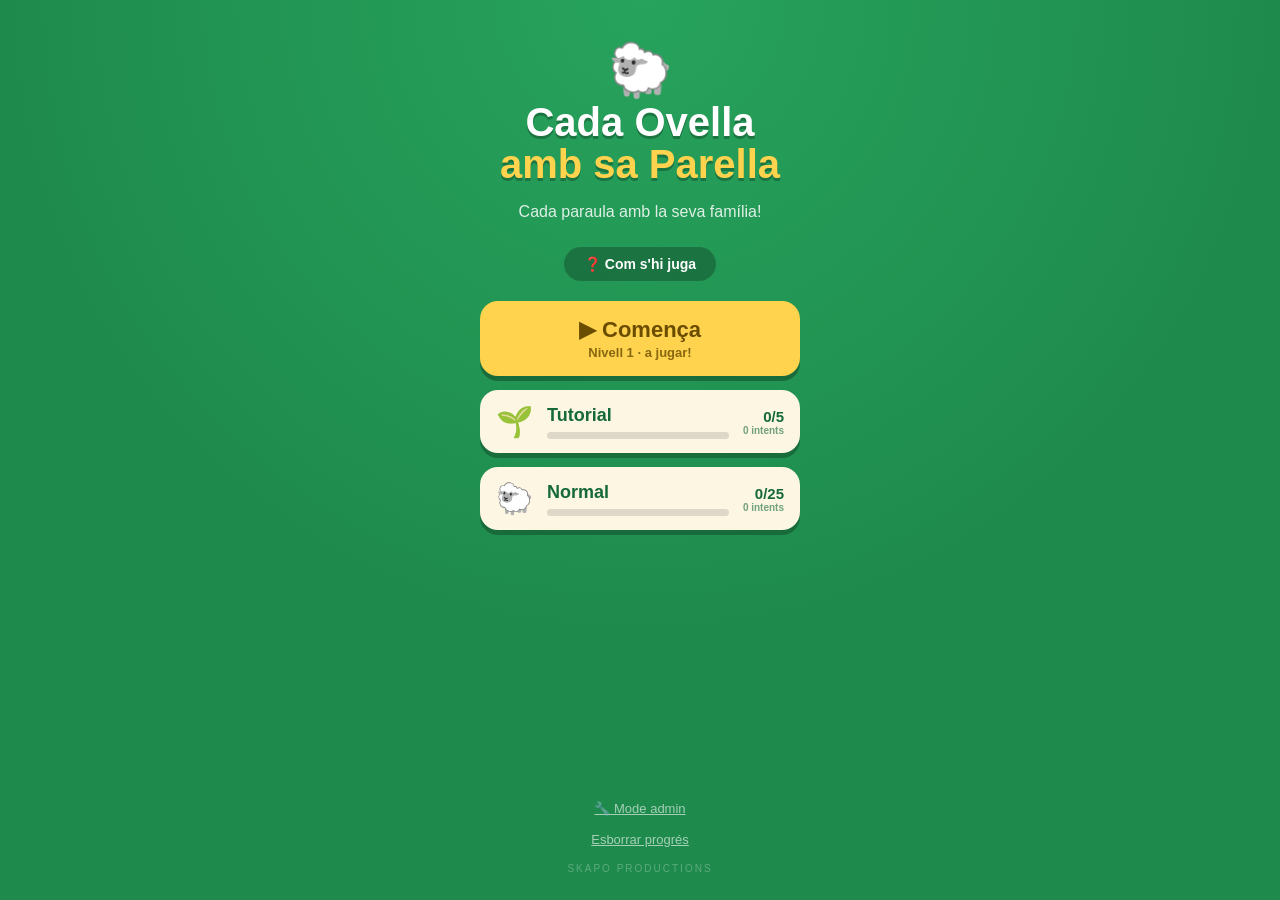
<file: index.html>
<!DOCTYPE html>
<html lang="ca">
<head>
  <meta charset="UTF-8">
  <meta name="viewport" content="width=device-width, initial-scale=1.0, maximum-scale=1.0, user-scalable=no">
  <meta name="theme-color" content="#1e8a4c">
  <title>Cada Ovella amb sa Parella</title>
  <link rel="manifest" href="manifest.json">
  <link rel="icon" href="icon.png">
  <link rel="apple-touch-icon" href="apple-touch-icon.png">
  <link rel="stylesheet" href="style.css">
</head>
<body>

  <!-- ===== PANTALLA D'INICI ===== -->
  <div id="pantalla-inici" class="pantalla">
    <div class="logo">
      <div class="logo-corona">🐑</div>
      <h1>Cada Ovella<br><span>amb sa Parella</span></h1>
    </div>
    <p class="subtitol">Cada paraula amb la seva família!</p>
    <button id="btn-instruccions-inici" class="btn-pill">❓ Com s'hi juga</button>
    <div id="menu-blocs"></div>
    <button id="btn-tornar-blocs" class="btn-text amagada">← Blocs</button>
    <div id="graella-nivells" class="amagada"></div>
    <button id="btn-admin" class="btn-text">🔧 Mode admin</button>
    <button id="btn-esborrar-progres" class="btn-text">Esborrar progrés</button>
    <div class="marca-aigua">skapo productions</div>
  </div>

  <!-- ===== PANTALLA DE JOC ===== -->
  <div id="pantalla-joc" class="pantalla amagada">
    <header id="capçalera">
      <button id="btn-inici" class="btn-icona" title="Inici">🏠</button>
      <div id="info-nivell">
        <div id="nom-nivell"></div>
        <div id="comptador-moviments"></div>
      </div>
      <div class="botons-dreta">
        <button id="btn-instruccions-joc" class="btn-icona" title="Com s'hi juga">❓</button>
        <button id="btn-desfer" class="btn-icona" title="Desfer">↩️</button>
        <button id="btn-reiniciar" class="btn-icona" title="Reiniciar">🔄</button>
      </div>
    </header>

    <div id="zona-robar">
      <div id="descart"></div>
      <div id="pila-robar"></div>
    </div>
    <div id="fundacions"></div>
    <div id="tauler"></div>

    <div id="missatge-flotant" class="amagada"></div>

    <div id="multa-widget">
      <div class="mw-block" title="Cost del pròxim error de família">
        <span class="mw-label" id="mw-label"><span class="mw-flama">🔥</span>−1</span>
        <span id="mw-punts"><i></i><i></i><i></i></span>
      </div>
      <button id="btn-multa-info" title="Com funciona la penalització?">i</button>
    </div>

    <div id="comodins-widget">
      <button id="btn-comodins-info" title="Què són els comodins?">i</button>
      <span class="cw-comptador">🔍 <b id="comodins-compte">0</b></span>
    </div>

    <div class="marca-aigua marca-joc">skapo productions</div>
  </div>

  <!-- ===== PANTALLA D'INSTRUCCIONS ===== -->
  <div id="pantalla-instruccions" class="pantalla amagada">
    <header id="capçalera-instruccions">
      <button id="btn-tancar-instruccions" class="btn-icona">←</button>
      <h2>Com s'hi juga</h2>
    </header>
    <div id="cos-instruccions">

      <section class="instr">
        <h3>🎯 L'objectiu</h3>
        <p>Envia <b>totes les cartes</b> a les col·leccions de dalt abans d'esgotar els moviments.</p>
        <div class="infografia">
          <div class="mini-carta"><span>Talp</span></div>
          <div class="mini-carta"><span>Fura</span></div>
          <span class="fletxa">→</span>
          <div class="mini-fundacio"><i>Animals</i><b>🐾</b><u>2/4</u></div>
        </div>
      </section>

      <section class="instr">
        <h3>👑 La carta mestra</h3>
        <p>Només la <b>carta daurada</b> de cada família pot <b>obrir</b> una col·lecció.</p>
        <div class="infografia">
          <div class="mini-carta mini-mestra"><span>Animals</span><em>👑</em></div>
          <span class="fletxa">→</span>
          <div class="mini-slot">👑</div>
          <span class="ok">✓</span>
        </div>
        <div class="infografia">
          <div class="mini-carta"><span>Talp</span></div>
          <span class="fletxa">→</span>
          <div class="mini-slot">👑</div>
          <span class="ko">✗</span>
        </div>
      </section>

      <section class="instr">
        <h3>🃏 Apila per famílies</h3>
        <p>Només pots apilar cartes de la <b>mateixa família</b>... i l'has d'endevinar! Un cop juntes, es mouen <b>en bloc</b>.</p>
        <div class="infografia">
          <div class="mini-pila"><div class="mini-carta"><span>Fura</span></div><div class="mini-carta solapada"><span>Talp</span></div></div>
          <span class="ok">✓</span>
          <span class="separador"></span>
          <div class="mini-pila"><div class="mini-carta"><span>Fura</span></div><div class="mini-carta solapada"><span>Atzur</span></div></div>
          <span class="ko">✗ −1</span>
        </div>
      </section>

      <section class="instr">
        <h3>⛔ La mestra bloqueja</h3>
        <p>Mestra a sobre = columna <b>tancada</b>. El bloc només pot anar a una col·lecció o a una columna buida.</p>
        <div class="infografia">
          <div class="mini-pila"><div class="mini-carta"><span>Talp</span></div><div class="mini-carta mini-mestra solapada"><span>Animals</span><em>👑</em></div></div>
          <span class="fletxa">←</span>
          <div class="mini-carta"><span>Fura</span></div>
          <span class="ko">✗</span>
        </div>
      </section>

      <section class="instr">
        <h3>🂠 La pila de robar</h3>
        <p>Sense jugades? Toca la pila per robar. Quan s'acabi, recicla ♻️ el descart.</p>
      </section>

      <section class="instr">
        <h3>🔍 Els comodins</h3>
        <p>Si no saps de quina família és una carta, <b>mantén-la premuda</b> (click and hold) i et donarà la seva <b>definició</b>. Cada nivell en té uns quants 🔍; gasta'ls bé!</p>
      </section>

      <section class="instr">
        <h3>⚡ Els moviments</h3>
        <p>Tot costa <b>1 moviment</b>: moure, robar i desfer ↩️. Cada error de família resta, i <b>cada 3 errors la multa puja</b>: −1, −1, −1, −2, −2, −2... fins a un màxim de −5. A 0, has perdut!</p>
      </section>

      <section class="instr">
        <h3>🐑 Consells</h3>
        <p>Buida columnes aviat. No obris col·leccions a la babalà: els espais són limitats!</p>
      </section>

    </div>
  </div>

  <!-- ===== MODAL VICTÒRIA / DERROTA ===== -->
  <div id="modal" class="amagada">
    <div id="modal-caixa">
      <div id="modal-emoji"></div>
      <h2 id="modal-titol"></h2>
      <p id="modal-text"></p>
      <div id="modal-botons"></div>
    </div>
  </div>

  <script src="families.js"></script>
  <script src="dibuixos.js"></script>
  <script src="definicions.js"></script>
  <script src="levels.js"></script>
  <script src="game.js"></script>
</body>
</html>
</file>
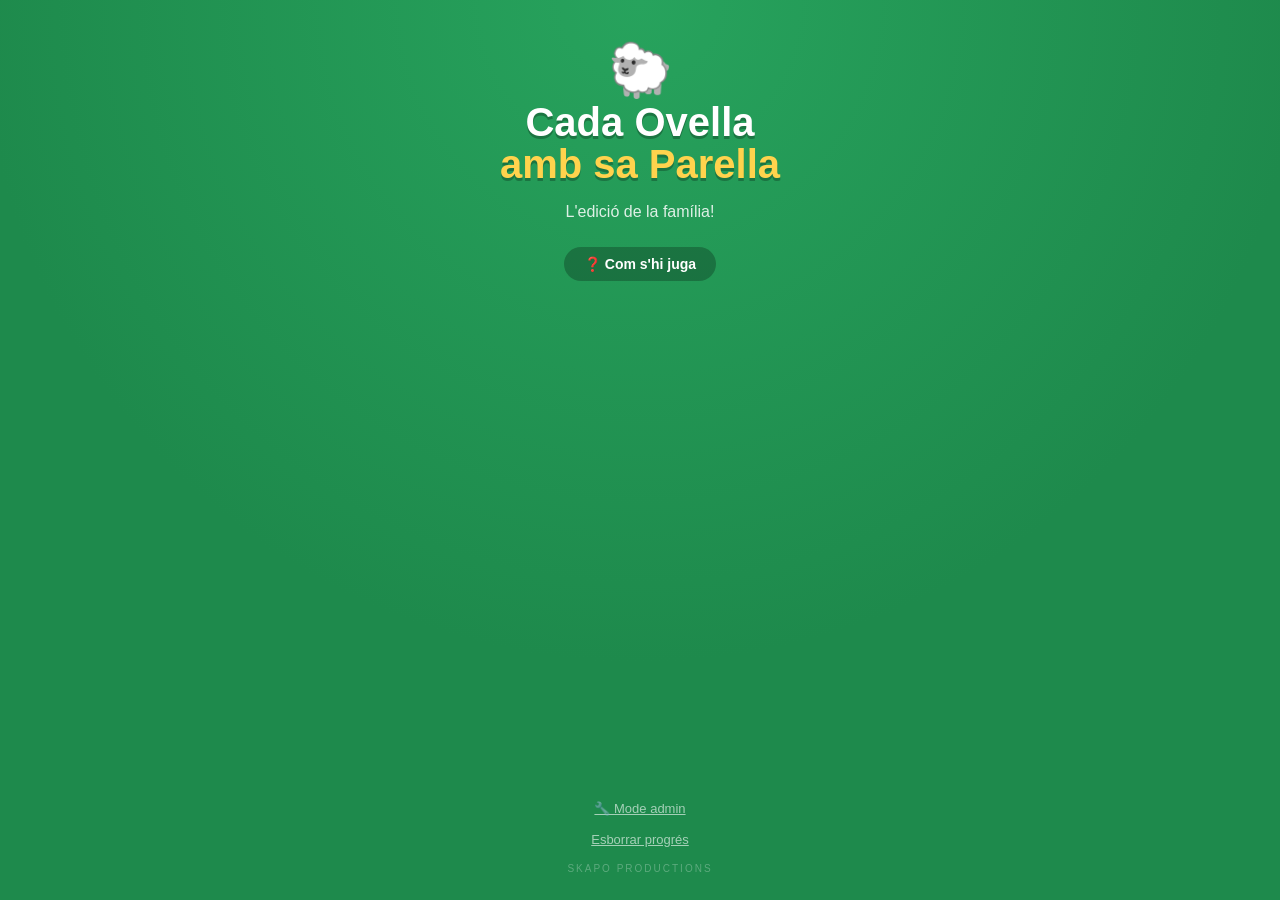
<file: familia/index.html>
<!DOCTYPE html>
<html lang="ca">
<head>
  <meta charset="UTF-8">
  <meta name="viewport" content="width=device-width, initial-scale=1.0, maximum-scale=1.0, user-scalable=no">
  <meta name="theme-color" content="#1e8a4c">
  <title>Cada Ovella amb sa Parella</title>
  <link rel="manifest" href="./manifest.json">
  <link rel="icon" href="../icon.png">
  <link rel="apple-touch-icon" href="../apple-touch-icon.png">
  <link rel="stylesheet" href="../style.css">
</head>
<body>

  <!-- ===== PANTALLA D'INICI ===== -->
  <div id="pantalla-inici" class="pantalla">
    <div class="logo">
      <div class="logo-corona">🐑</div>
      <h1>Cada Ovella<br><span>amb sa Parella</span></h1>
    </div>
    <p class="subtitol">L'edició de la família!</p>
    <button id="btn-instruccions-inici" class="btn-pill">❓ Com s'hi juga</button>
    <div id="graella-nivells"></div>
    <button id="btn-admin" class="btn-text">🔧 Mode admin</button>
    <button id="btn-esborrar-progres" class="btn-text">Esborrar progrés</button>
    <div class="marca-aigua">skapo productions</div>
  </div>

  <!-- ===== PANTALLA DE JOC ===== -->
  <div id="pantalla-joc" class="pantalla amagada">
    <header id="capçalera">
      <button id="btn-inici" class="btn-icona" title="Inici">🏠</button>
      <div id="info-nivell">
        <div id="nom-nivell"></div>
        <div id="comptador-moviments"></div>
      </div>
      <div class="botons-dreta">
        <button id="btn-instruccions-joc" class="btn-icona" title="Com s'hi juga">❓</button>
        <button id="btn-desfer" class="btn-icona" title="Desfer">↩️</button>
        <button id="btn-reiniciar" class="btn-icona" title="Reiniciar">🔄</button>
      </div>
    </header>

    <div id="zona-robar">
      <div id="descart"></div>
      <div id="pila-robar"></div>
    </div>
    <div id="fundacions"></div>
    <div id="tauler"></div>

    <div id="missatge-flotant" class="amagada"></div>
    <div class="marca-aigua marca-joc">skapo productions</div>
  </div>

  <!-- ===== PANTALLA D'INSTRUCCIONS ===== -->
  <div id="pantalla-instruccions" class="pantalla amagada">
    <header id="capçalera-instruccions">
      <button id="btn-tancar-instruccions" class="btn-icona">←</button>
      <h2>Com s'hi juga</h2>
    </header>
    <div id="cos-instruccions">

      <section class="instr">
        <h3>🎯 L'objectiu</h3>
        <p>Envia <b>totes les cartes</b> a les col·leccions de dalt abans d'esgotar els moviments.</p>
        <div class="infografia">
          <div class="mini-carta"><span>Talp</span></div>
          <div class="mini-carta"><span>Fura</span></div>
          <span class="fletxa">→</span>
          <div class="mini-fundacio"><i>Animals</i><b>🐾</b><u>2/4</u></div>
        </div>
      </section>

      <section class="instr">
        <h3>👑 La carta mestra</h3>
        <p>Només la <b>carta daurada</b> de cada família pot <b>obrir</b> una col·lecció.</p>
        <div class="infografia">
          <div class="mini-carta mini-mestra"><span>Animals</span><em>👑</em></div>
          <span class="fletxa">→</span>
          <div class="mini-slot">👑</div>
          <span class="ok">✓</span>
        </div>
        <div class="infografia">
          <div class="mini-carta"><span>Talp</span></div>
          <span class="fletxa">→</span>
          <div class="mini-slot">👑</div>
          <span class="ko">✗</span>
        </div>
      </section>

      <section class="instr">
        <h3>🃏 Apila per famílies</h3>
        <p>Només pots apilar cartes de la <b>mateixa família</b>... i l'has d'endevinar! Un cop juntes, es mouen <b>en bloc</b>.</p>
        <div class="infografia">
          <div class="mini-pila"><div class="mini-carta"><span>Fura</span></div><div class="mini-carta solapada"><span>Talp</span></div></div>
          <span class="ok">✓</span>
          <span class="separador"></span>
          <div class="mini-pila"><div class="mini-carta"><span>Fura</span></div><div class="mini-carta solapada"><span>Atzur</span></div></div>
          <span class="ko">✗ −1</span>
        </div>
      </section>

      <section class="instr">
        <h3>⛔ La mestra bloqueja</h3>
        <p>Mestra a sobre = columna <b>tancada</b>. El bloc només pot anar a una col·lecció o a una columna buida.</p>
        <div class="infografia">
          <div class="mini-pila"><div class="mini-carta"><span>Talp</span></div><div class="mini-carta mini-mestra solapada"><span>Animals</span><em>👑</em></div></div>
          <span class="fletxa">←</span>
          <div class="mini-carta"><span>Fura</span></div>
          <span class="ko">✗</span>
        </div>
      </section>

      <section class="instr">
        <h3>🂠 La pila de robar</h3>
        <p>Sense jugades? Toca la pila per robar. Quan s'acabi, recicla ♻️ el descart.</p>
      </section>

      <section class="instr">
        <h3>⚡ Els moviments</h3>
        <p>Tot costa <b>1 moviment</b>: moure, robar i desfer ↩️. Cada error de família resta, i <b>cada 3 errors la multa puja</b>: −1, −1, −1, −2, −2, −2, −3... A 0, has perdut!</p>
      </section>

      <section class="instr">
        <h3>🐑 Consells</h3>
        <p>Buida columnes aviat. No obris col·leccions a la babalà: els espais són limitats!</p>
      </section>

    </div>
  </div>

  <!-- ===== MODAL VICTÒRIA / DERROTA ===== -->
  <div id="modal" class="amagada">
    <div id="modal-caixa">
      <div id="modal-emoji"></div>
      <h2 id="modal-titol"></h2>
      <p id="modal-text"></p>
      <div id="modal-botons"></div>
    </div>
  </div>

  <script src="../families.js"></script>
  <script src="../dibuixos.js"></script>
  <script src="./edicio.js"></script>
  <script src="../game.js"></script>
</body>
</html>
</file>
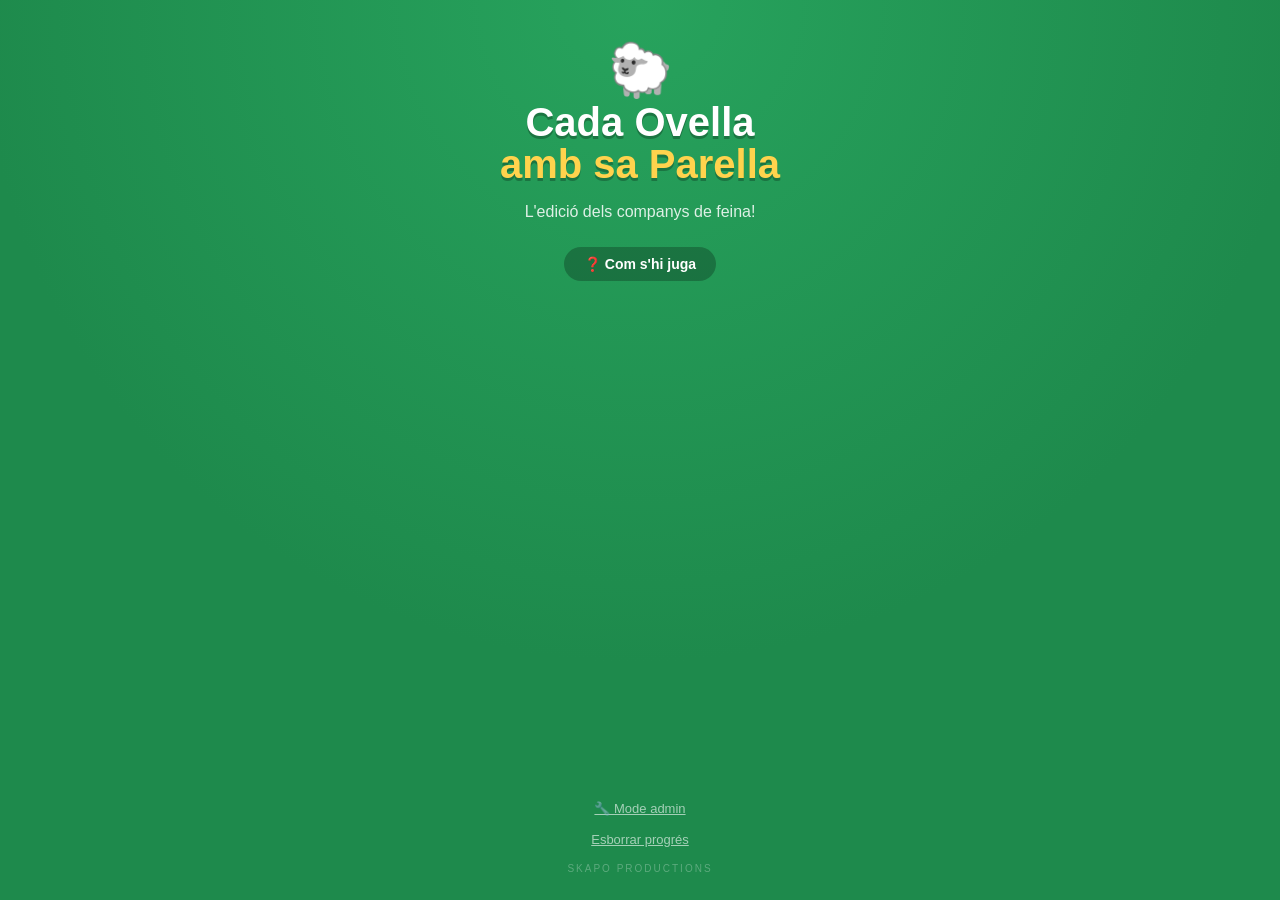
<file: feina/index.html>
<!DOCTYPE html>
<html lang="ca">
<head>
  <meta charset="UTF-8">
  <meta name="viewport" content="width=device-width, initial-scale=1.0, maximum-scale=1.0, user-scalable=no">
  <meta name="theme-color" content="#1e8a4c">
  <title>Cada Ovella amb sa Parella</title>
  <link rel="manifest" href="./manifest.json">
  <link rel="icon" href="../icon.png">
  <link rel="apple-touch-icon" href="../apple-touch-icon.png">
  <link rel="stylesheet" href="../style.css">
</head>
<body>

  <!-- ===== PANTALLA D'INICI ===== -->
  <div id="pantalla-inici" class="pantalla">
    <div class="logo">
      <div class="logo-corona">🐑</div>
      <h1>Cada Ovella<br><span>amb sa Parella</span></h1>
    </div>
    <p class="subtitol">L'edició dels companys de feina!</p>
    <button id="btn-instruccions-inici" class="btn-pill">❓ Com s'hi juga</button>
    <div id="graella-nivells"></div>
    <button id="btn-admin" class="btn-text">🔧 Mode admin</button>
    <button id="btn-esborrar-progres" class="btn-text">Esborrar progrés</button>
    <div class="marca-aigua">skapo productions</div>
  </div>

  <!-- ===== PANTALLA DE JOC ===== -->
  <div id="pantalla-joc" class="pantalla amagada">
    <header id="capçalera">
      <button id="btn-inici" class="btn-icona" title="Inici">🏠</button>
      <div id="info-nivell">
        <div id="nom-nivell"></div>
        <div id="comptador-moviments"></div>
      </div>
      <div class="botons-dreta">
        <button id="btn-instruccions-joc" class="btn-icona" title="Com s'hi juga">❓</button>
        <button id="btn-desfer" class="btn-icona" title="Desfer">↩️</button>
        <button id="btn-reiniciar" class="btn-icona" title="Reiniciar">🔄</button>
      </div>
    </header>

    <div id="zona-robar">
      <div id="descart"></div>
      <div id="pila-robar"></div>
    </div>
    <div id="fundacions"></div>
    <div id="tauler"></div>

    <div id="missatge-flotant" class="amagada"></div>
    <div class="marca-aigua marca-joc">skapo productions</div>
  </div>

  <!-- ===== PANTALLA D'INSTRUCCIONS ===== -->
  <div id="pantalla-instruccions" class="pantalla amagada">
    <header id="capçalera-instruccions">
      <button id="btn-tancar-instruccions" class="btn-icona">←</button>
      <h2>Com s'hi juga</h2>
    </header>
    <div id="cos-instruccions">

      <section class="instr">
        <h3>🎯 L'objectiu</h3>
        <p>Envia <b>totes les cartes</b> a les col·leccions de dalt abans d'esgotar els moviments.</p>
        <div class="infografia">
          <div class="mini-carta"><span>Talp</span></div>
          <div class="mini-carta"><span>Fura</span></div>
          <span class="fletxa">→</span>
          <div class="mini-fundacio"><i>Animals</i><b>🐾</b><u>2/4</u></div>
        </div>
      </section>

      <section class="instr">
        <h3>👑 La carta mestra</h3>
        <p>Només la <b>carta daurada</b> de cada família pot <b>obrir</b> una col·lecció.</p>
        <div class="infografia">
          <div class="mini-carta mini-mestra"><span>Animals</span><em>👑</em></div>
          <span class="fletxa">→</span>
          <div class="mini-slot">👑</div>
          <span class="ok">✓</span>
        </div>
        <div class="infografia">
          <div class="mini-carta"><span>Talp</span></div>
          <span class="fletxa">→</span>
          <div class="mini-slot">👑</div>
          <span class="ko">✗</span>
        </div>
      </section>

      <section class="instr">
        <h3>🃏 Apila per famílies</h3>
        <p>Només pots apilar cartes de la <b>mateixa família</b>... i l'has d'endevinar! Un cop juntes, es mouen <b>en bloc</b>.</p>
        <div class="infografia">
          <div class="mini-pila"><div class="mini-carta"><span>Fura</span></div><div class="mini-carta solapada"><span>Talp</span></div></div>
          <span class="ok">✓</span>
          <span class="separador"></span>
          <div class="mini-pila"><div class="mini-carta"><span>Fura</span></div><div class="mini-carta solapada"><span>Atzur</span></div></div>
          <span class="ko">✗ −1</span>
        </div>
      </section>

      <section class="instr">
        <h3>⛔ La mestra bloqueja</h3>
        <p>Mestra a sobre = columna <b>tancada</b>. El bloc només pot anar a una col·lecció o a una columna buida.</p>
        <div class="infografia">
          <div class="mini-pila"><div class="mini-carta"><span>Talp</span></div><div class="mini-carta mini-mestra solapada"><span>Animals</span><em>👑</em></div></div>
          <span class="fletxa">←</span>
          <div class="mini-carta"><span>Fura</span></div>
          <span class="ko">✗</span>
        </div>
      </section>

      <section class="instr">
        <h3>🂠 La pila de robar</h3>
        <p>Sense jugades? Toca la pila per robar. Quan s'acabi, recicla ♻️ el descart.</p>
      </section>

      <section class="instr">
        <h3>⚡ Els moviments</h3>
        <p>Tot costa <b>1 moviment</b>: moure, robar i desfer ↩️. Cada error de família resta, i <b>cada 3 errors la multa puja</b>: −1, −1, −1, −2, −2, −2, −3... A 0, has perdut!</p>
      </section>

      <section class="instr">
        <h3>🐑 Consells</h3>
        <p>Buida columnes aviat. No obris col·leccions a la babalà: els espais són limitats!</p>
      </section>

    </div>
  </div>

  <!-- ===== MODAL VICTÒRIA / DERROTA ===== -->
  <div id="modal" class="amagada">
    <div id="modal-caixa">
      <div id="modal-emoji"></div>
      <h2 id="modal-titol"></h2>
      <p id="modal-text"></p>
      <div id="modal-botons"></div>
    </div>
  </div>

  <script src="../families.js"></script>
  <script src="../dibuixos.js"></script>
  <script src="./edicio.js"></script>
  <script src="../game.js"></script>
</body>
</html>
</file>
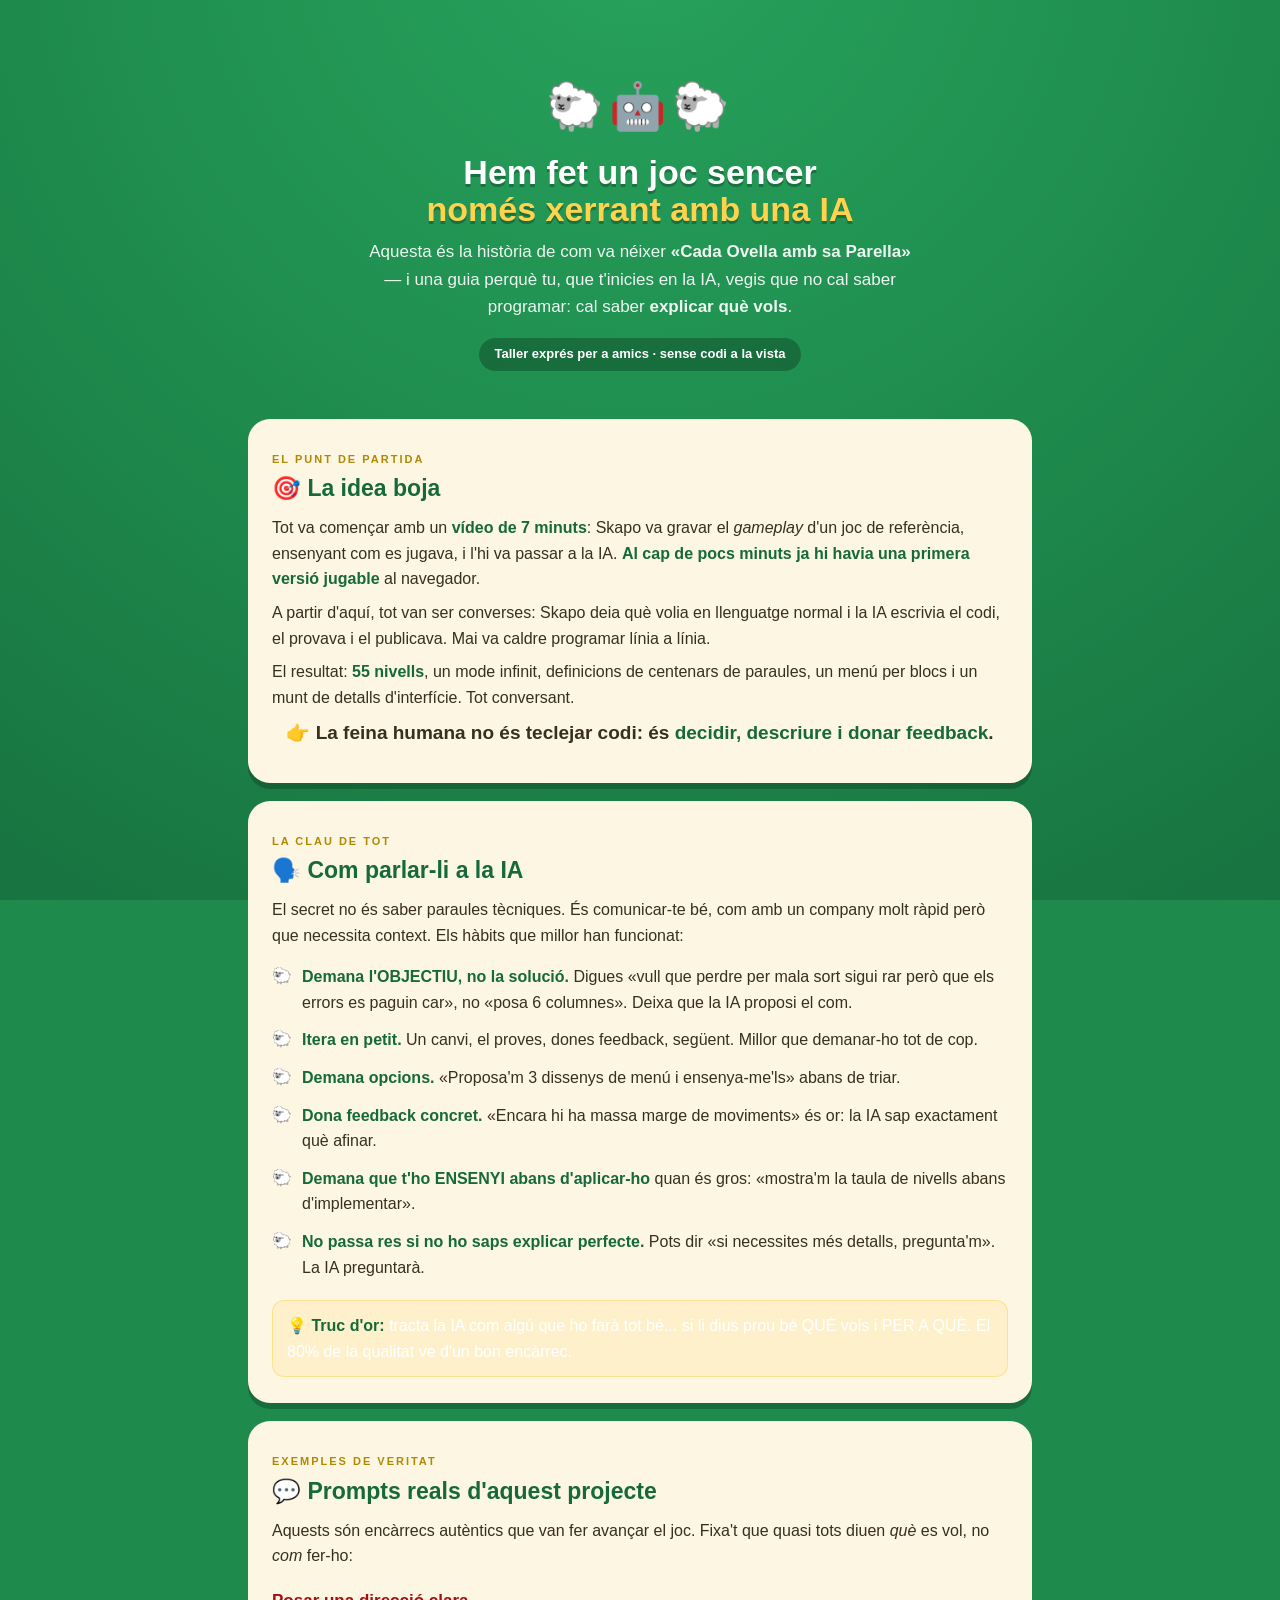
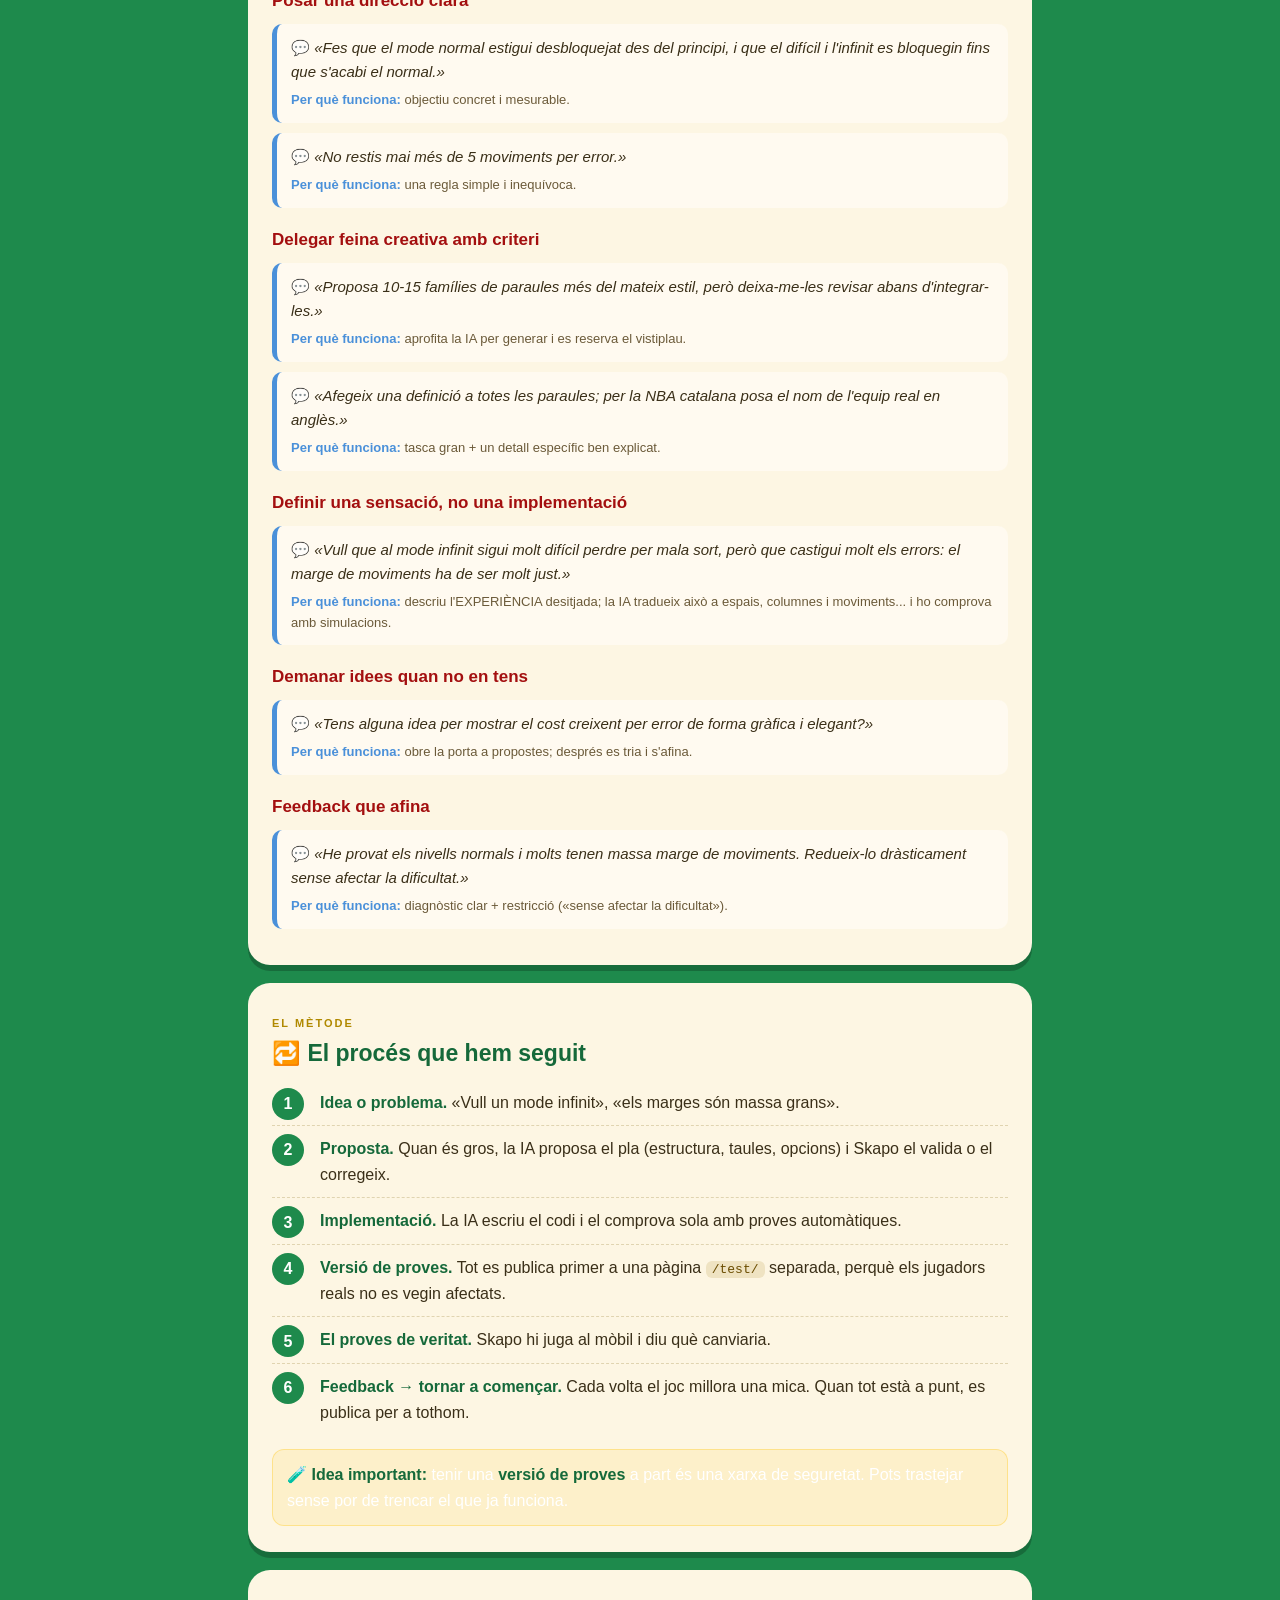
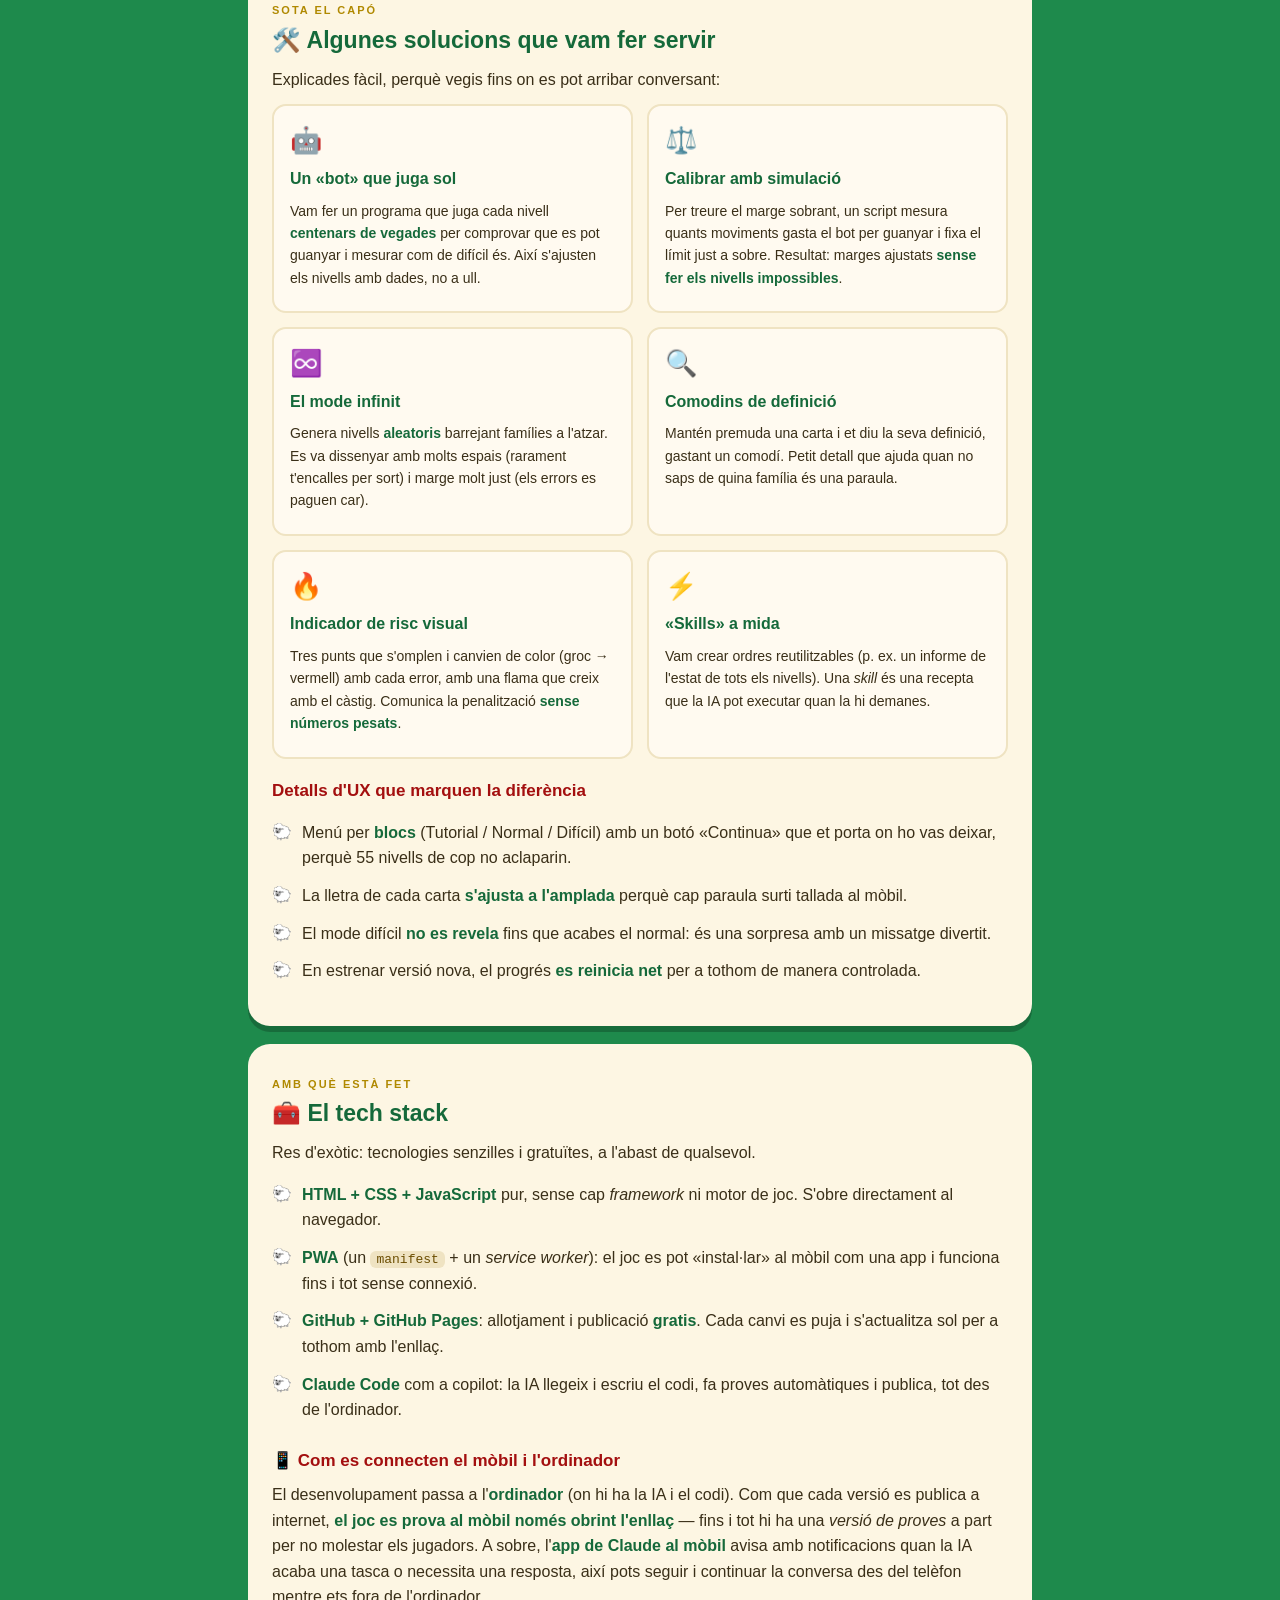
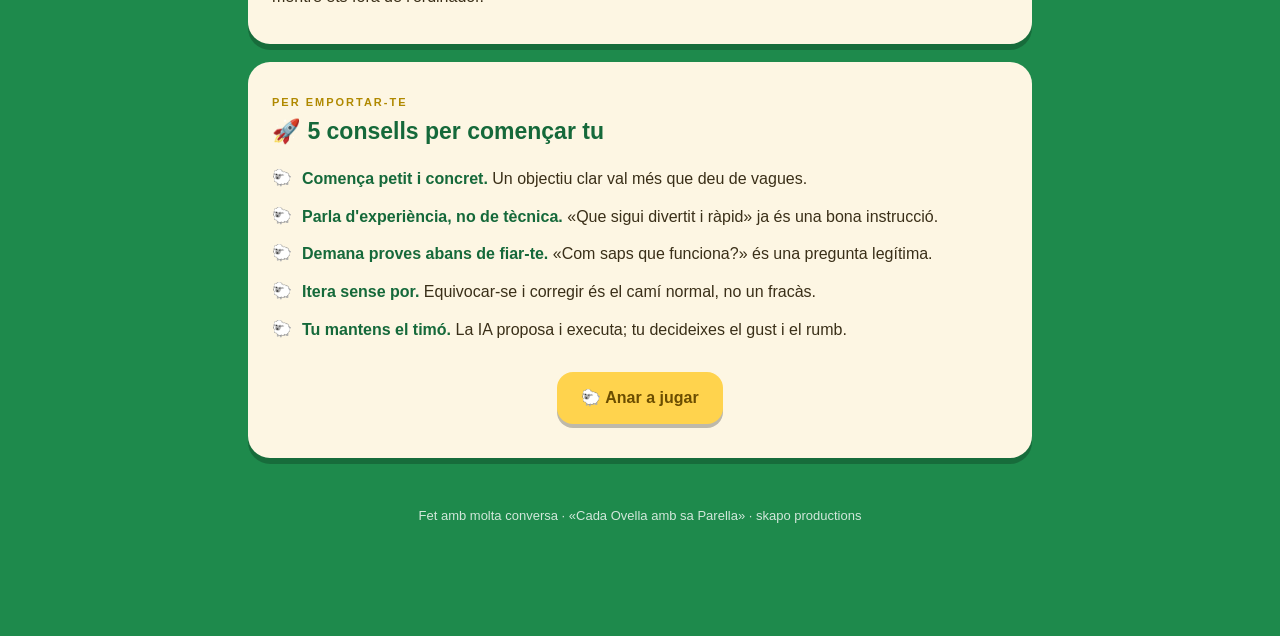
<file: taller-ia/index.html>
<!DOCTYPE html>
<html lang="ca">
<head>
<meta charset="UTF-8">
<meta name="viewport" content="width=device-width, initial-scale=1.0">
<title>Com hem fet un joc xerrant amb una IA · Taller per a amics</title>
<style>
  :root{
    --verd:#1e8a4c; --verd-fosc:#15693a; --crema:#fdf6e3; --crema2:#efe3c2;
    --groc:#ffd34d; --blau:#4a90d9; --granat:#a30f0f; --tinta:#3a2f18;
  }
  *{box-sizing:border-box;margin:0;padding:0}
  body{
    font-family:-apple-system,"Segoe UI",Roboto,Helvetica,Arial,sans-serif;
    color:#fff; line-height:1.6;
    background:var(--verd);
    background-image:radial-gradient(circle at 50% -10%, #27a35d 0%, var(--verd) 55%, var(--verd-fosc) 120%);
    background-attachment:fixed;
  }
  .wrap{max-width:820px;margin:0 auto;padding:24px 18px 80px}
  /* HERO */
  header.hero{text-align:center;padding:46px 10px 30px}
  .ovelles{font-size:46px;letter-spacing:6px}
  header.hero h1{font-size:34px;line-height:1.1;margin:10px 0;text-shadow:0 3px 0 rgba(0,0,0,.25)}
  header.hero h1 span{color:var(--groc)}
  .lema{opacity:.92;font-size:17px;max-width:560px;margin:0 auto}
  .pill{display:inline-block;background:rgba(0,0,0,.25);border-radius:30px;padding:6px 16px;font-size:13px;font-weight:700;margin-top:18px}
  /* TARGETES */
  section.card{
    background:var(--crema); color:var(--tinta);
    border-radius:22px; padding:26px 24px; margin:18px 0;
    box-shadow:0 6px 0 rgba(0,0,0,.22);
  }
  section.card h2{font-size:23px;color:var(--verd-fosc);margin-bottom:6px;display:flex;align-items:center;gap:10px}
  section.card h3{font-size:17px;color:var(--granat);margin:18px 0 4px}
  section.card p{margin:8px 0}
  section.card b{color:var(--verd-fosc)}
  .kicker{text-transform:uppercase;letter-spacing:2px;font-size:11px;font-weight:800;color:#b08900}
  ul.net{list-style:none;margin:10px 0}
  ul.net li{position:relative;padding:6px 0 6px 30px}
  ul.net li::before{content:"🐑";position:absolute;left:0;top:5px}
  /* PROMPTS */
  .prompt{
    background:#fffaf0;border-left:5px solid var(--blau);border-radius:10px;
    padding:12px 14px;margin:10px 0;font-size:15px;
  }
  .prompt::before{content:"💬 ";opacity:.7}
  .prompt .q{font-style:italic}
  .prompt .why{display:block;margin-top:6px;font-size:13px;color:#6b5a39;font-style:normal}
  .prompt .why b{color:var(--blau)}
  /* PASSOS */
  ol.passos{counter-reset:p;list-style:none;margin-top:8px}
  ol.passos li{counter-increment:p;position:relative;padding:10px 0 10px 48px;border-bottom:1px dashed #e0d4b0}
  ol.passos li:last-child{border-bottom:none}
  ol.passos li::before{
    content:counter(p);position:absolute;left:0;top:8px;
    width:32px;height:32px;border-radius:50%;background:var(--verd);color:#fff;
    display:flex;align-items:center;justify-content:center;font-weight:800;
  }
  /* CHIPS solucions */
  .grid{display:grid;grid-template-columns:1fr;gap:14px;margin-top:12px}
  @media(min-width:620px){.grid{grid-template-columns:1fr 1fr}}
  .sol{background:#fffaf0;border:2px solid var(--crema2);border-radius:14px;padding:14px 16px}
  .sol .em{font-size:26px}
  .sol h4{color:var(--verd-fosc);margin:4px 0 2px;font-size:16px}
  .sol p{font-size:14px;margin:4px 0 0}
  code{background:#efe3c2;border-radius:6px;padding:1px 6px;font-family:ui-monospace,Menlo,Consolas,monospace;font-size:13px;color:#6b4d00}
  .tip{background:rgba(255,211,77,.16);border:1px solid rgba(255,211,77,.5);border-radius:12px;padding:12px 14px;margin-top:14px;color:#fff}
  .tip b{color:var(--groc)}
  a.boto{display:inline-block;background:var(--groc);color:#6b4d00;font-weight:800;text-decoration:none;padding:13px 24px;border-radius:16px;box-shadow:0 4px 0 rgba(0,0,0,.25);margin-top:6px}
  footer{text-align:center;opacity:.8;font-size:13px;padding:30px 10px}
  .destacat{font-size:19px;font-weight:700;text-align:center;margin:6px 0 0}
</style>
</head>
<body>
<div class="wrap">

  <header class="hero">
    <div class="ovelles">🐑🤖🐑</div>
    <h1>Hem fet un joc sencer<br><span>només xerrant amb una IA</span></h1>
    <p class="lema">Aquesta és la història de com va néixer <b>«Cada Ovella amb sa Parella»</b> — i una guia perquè tu, que t'inicies en la IA, vegis que no cal saber programar: cal saber <b>explicar què vols</b>.</p>
    <div class="pill">Taller exprés per a amics · sense codi a la vista</div>
  </header>

  <section class="card">
    <span class="kicker">El punt de partida</span>
    <h2>🎯 La idea boja</h2>
    <p>Tot va començar amb un <b>vídeo de 7 minuts</b>: Skapo va gravar el <i>gameplay</i> d'un joc de referència, ensenyant com es jugava, i l'hi va passar a la IA. <b>Al cap de pocs minuts ja hi havia una primera versió jugable</b> al navegador.</p>
    <p>A partir d'aquí, tot van ser converses: Skapo deia què volia en llenguatge normal i la IA escrivia el codi, el provava i el publicava. Mai va caldre programar línia a línia.</p>
    <p>El resultat: <b>55 nivells</b>, un mode infinit, definicions de centenars de paraules, un menú per blocs i un munt de detalls d'interfície. Tot conversant.</p>
    <p class="destacat">👉 La feina humana no és teclejar codi: és <b>decidir, descriure i donar feedback</b>.</p>
  </section>

  <section class="card">
    <span class="kicker">La clau de tot</span>
    <h2>🗣️ Com parlar-li a la IA</h2>
    <p>El secret no és saber paraules tècniques. És comunicar-te bé, com amb un company molt ràpid però que necessita context. Els hàbits que millor han funcionat:</p>
    <ul class="net">
      <li><b>Demana l'OBJECTIU, no la solució.</b> Digues «vull que perdre per mala sort sigui rar però que els errors es paguin car», no «posa 6 columnes». Deixa que la IA proposi el com.</li>
      <li><b>Itera en petit.</b> Un canvi, el proves, dones feedback, següent. Millor que demanar-ho tot de cop.</li>
      <li><b>Demana opcions.</b> «Proposa'm 3 dissenys de menú i ensenya-me'ls» abans de triar.</li>
      <li><b>Dona feedback concret.</b> «Encara hi ha massa marge de moviments» és or: la IA sap exactament què afinar.</li>
      <li><b>Demana que t'ho ENSENYI abans d'aplicar-ho</b> quan és gros: «mostra'm la taula de nivells abans d'implementar».</li>
      <li><b>No passa res si no ho saps explicar perfecte.</b> Pots dir «si necessites més detalls, pregunta'm». La IA preguntarà.</li>
    </ul>
    <div class="tip">💡 <b>Truc d'or:</b> tracta la IA com algú que ho farà tot bé... si li dius prou bé QUÈ vols i PER A QUÈ. El 80% de la qualitat ve d'un bon encàrrec.</div>
  </section>

  <section class="card">
    <span class="kicker">Exemples de veritat</span>
    <h2>💬 Prompts reals d'aquest projecte</h2>
    <p>Aquests són encàrrecs autèntics que van fer avançar el joc. Fixa't que quasi tots diuen <i>què</i> es vol, no <i>com</i> fer-ho:</p>

    <h3>Posar una direcció clara</h3>
    <div class="prompt"><span class="q">«Fes que el mode normal estigui desbloquejat des del principi, i que el difícil i l'infinit es bloquegin fins que s'acabi el normal.»</span><span class="why"><b>Per què funciona:</b> objectiu concret i mesurable.</span></div>
    <div class="prompt"><span class="q">«No restis mai més de 5 moviments per error.»</span><span class="why"><b>Per què funciona:</b> una regla simple i inequívoca.</span></div>

    <h3>Delegar feina creativa amb criteri</h3>
    <div class="prompt"><span class="q">«Proposa 10-15 famílies de paraules més del mateix estil, però deixa-me-les revisar abans d'integrar-les.»</span><span class="why"><b>Per què funciona:</b> aprofita la IA per generar i es reserva el vistiplau.</span></div>
    <div class="prompt"><span class="q">«Afegeix una definició a totes les paraules; per la NBA catalana posa el nom de l'equip real en anglès.»</span><span class="why"><b>Per què funciona:</b> tasca gran + un detall específic ben explicat.</span></div>

    <h3>Definir una sensació, no una implementació</h3>
    <div class="prompt"><span class="q">«Vull que al mode infinit sigui molt difícil perdre per mala sort, però que castigui molt els errors: el marge de moviments ha de ser molt just.»</span><span class="why"><b>Per què funciona:</b> descriu l'EXPERIÈNCIA desitjada; la IA tradueix això a espais, columnes i moviments... i ho comprova amb simulacions.</span></div>

    <h3>Demanar idees quan no en tens</h3>
    <div class="prompt"><span class="q">«Tens alguna idea per mostrar el cost creixent per error de forma gràfica i elegant?»</span><span class="why"><b>Per què funciona:</b> obre la porta a propostes; després es tria i s'afina.</span></div>

    <h3>Feedback que afina</h3>
    <div class="prompt"><span class="q">«He provat els nivells normals i molts tenen massa marge de moviments. Redueix-lo dràsticament sense afectar la dificultat.»</span><span class="why"><b>Per què funciona:</b> diagnòstic clar + restricció («sense afectar la dificultat»).</span></div>
  </section>

  <section class="card">
    <span class="kicker">El mètode</span>
    <h2>🔁 El procés que hem seguit</h2>
    <ol class="passos">
      <li><b>Idea o problema.</b> «Vull un mode infinit», «els marges són massa grans».</li>
      <li><b>Proposta.</b> Quan és gros, la IA proposa el pla (estructura, taules, opcions) i Skapo el valida o el corregeix.</li>
      <li><b>Implementació.</b> La IA escriu el codi i el comprova sola amb proves automàtiques.</li>
      <li><b>Versió de proves.</b> Tot es publica primer a una pàgina <code>/test/</code> separada, perquè els jugadors reals no es vegin afectats.</li>
      <li><b>El proves de veritat.</b> Skapo hi juga al mòbil i diu què canviaria.</li>
      <li><b>Feedback → tornar a començar.</b> Cada volta el joc millora una mica. Quan tot està a punt, es publica per a tothom.</li>
    </ol>
    <div class="tip">🧪 <b>Idea important:</b> tenir una <b>versió de proves</b> a part és una xarxa de seguretat. Pots trastejar sense por de trencar el que ja funciona.</div>
  </section>

  <section class="card">
    <span class="kicker">Sota el capó</span>
    <h2>🛠️ Algunes solucions que vam fer servir</h2>
    <p>Explicades fàcil, perquè vegis fins on es pot arribar conversant:</p>
    <div class="grid">
      <div class="sol">
        <div class="em">🤖</div>
        <h4>Un «bot» que juga sol</h4>
        <p>Vam fer un programa que juga cada nivell <b>centenars de vegades</b> per comprovar que es pot guanyar i mesurar com de difícil és. Així s'ajusten els nivells amb dades, no a ull.</p>
      </div>
      <div class="sol">
        <div class="em">⚖️</div>
        <h4>Calibrar amb simulació</h4>
        <p>Per treure el marge sobrant, un script mesura quants moviments gasta el bot per guanyar i fixa el límit just a sobre. Resultat: marges ajustats <b>sense fer els nivells impossibles</b>.</p>
      </div>
      <div class="sol">
        <div class="em">♾️</div>
        <h4>El mode infinit</h4>
        <p>Genera nivells <b>aleatoris</b> barrejant famílies a l'atzar. Es va dissenyar amb molts espais (rarament t'encalles per sort) i marge molt just (els errors es paguen car).</p>
      </div>
      <div class="sol">
        <div class="em">🔍</div>
        <h4>Comodins de definició</h4>
        <p>Mantén premuda una carta i et diu la seva definició, gastant un comodí. Petit detall que ajuda quan no saps de quina família és una paraula.</p>
      </div>
      <div class="sol">
        <div class="em">🔥</div>
        <h4>Indicador de risc visual</h4>
        <p>Tres punts que s'omplen i canvien de color (groc → vermell) amb cada error, amb una flama que creix amb el càstig. Comunica la penalització <b>sense números pesats</b>.</p>
      </div>
      <div class="sol">
        <div class="em">⚡</div>
        <h4>«Skills» a mida</h4>
        <p>Vam crear ordres reutilitzables (p. ex. un informe de l'estat de tots els nivells). Una <i>skill</i> és una recepta que la IA pot executar quan la hi demanes.</p>
      </div>
    </div>
    <h3>Detalls d'UX que marquen la diferència</h3>
    <ul class="net">
      <li>Menú per <b>blocs</b> (Tutorial / Normal / Difícil) amb un botó «Continua» que et porta on ho vas deixar, perquè 55 nivells de cop no aclaparin.</li>
      <li>La lletra de cada carta <b>s'ajusta a l'amplada</b> perquè cap paraula surti tallada al mòbil.</li>
      <li>El mode difícil <b>no es revela</b> fins que acabes el normal: és una sorpresa amb un missatge divertit.</li>
      <li>En estrenar versió nova, el progrés <b>es reinicia net</b> per a tothom de manera controlada.</li>
    </ul>
  </section>

  <section class="card">
    <span class="kicker">Amb què està fet</span>
    <h2>🧰 El tech stack</h2>
    <p>Res d'exòtic: tecnologies senzilles i gratuïtes, a l'abast de qualsevol.</p>
    <ul class="net">
      <li><b>HTML + CSS + JavaScript</b> pur, sense cap <i>framework</i> ni motor de joc. S'obre directament al navegador.</li>
      <li><b>PWA</b> (un <code>manifest</code> + un <i>service worker</i>): el joc es pot «instal·lar» al mòbil com una app i funciona fins i tot sense connexió.</li>
      <li><b>GitHub + GitHub Pages</b>: allotjament i publicació <b>gratis</b>. Cada canvi es puja i s'actualitza sol per a tothom amb l'enllaç.</li>
      <li><b>Claude Code</b> com a copilot: la IA llegeix i escriu el codi, fa proves automàtiques i publica, tot des de l'ordinador.</li>
    </ul>
    <h3>📱 Com es connecten el mòbil i l'ordinador</h3>
    <p>El desenvolupament passa a l'<b>ordinador</b> (on hi ha la IA i el codi). Com que cada versió es publica a internet, <b>el joc es prova al mòbil només obrint l'enllaç</b> — fins i tot hi ha una <i>versió de proves</i> a part per no molestar els jugadors. A sobre, l'<b>app de Claude al mòbil</b> avisa amb notificacions quan la IA acaba una tasca o necessita una resposta, així pots seguir i continuar la conversa des del telèfon mentre ets fora de l'ordinador.</p>
  </section>

  <section class="card">
    <span class="kicker">Per emportar-te</span>
    <h2>🚀 5 consells per començar tu</h2>
    <ul class="net">
      <li><b>Comença petit i concret.</b> Un objectiu clar val més que deu de vagues.</li>
      <li><b>Parla d'experiència, no de tècnica.</b> «Que sigui divertit i ràpid» ja és una bona instrucció.</li>
      <li><b>Demana proves abans de fiar-te.</b> «Com saps que funciona?» és una pregunta legítima.</li>
      <li><b>Itera sense por.</b> Equivocar-se i corregir és el camí normal, no un fracàs.</li>
      <li><b>Tu mantens el timó.</b> La IA proposa i executa; tu decideixes el gust i el rumb.</li>
    </ul>
    <p style="text-align:center;margin-top:18px">
      <a class="boto" href="../">🐑 Anar a jugar</a>
    </p>
  </section>

  <footer>
    Fet amb molta conversa · «Cada Ovella amb sa Parella» · skapo productions
  </footer>

</div>
</body>
</html>
</file>
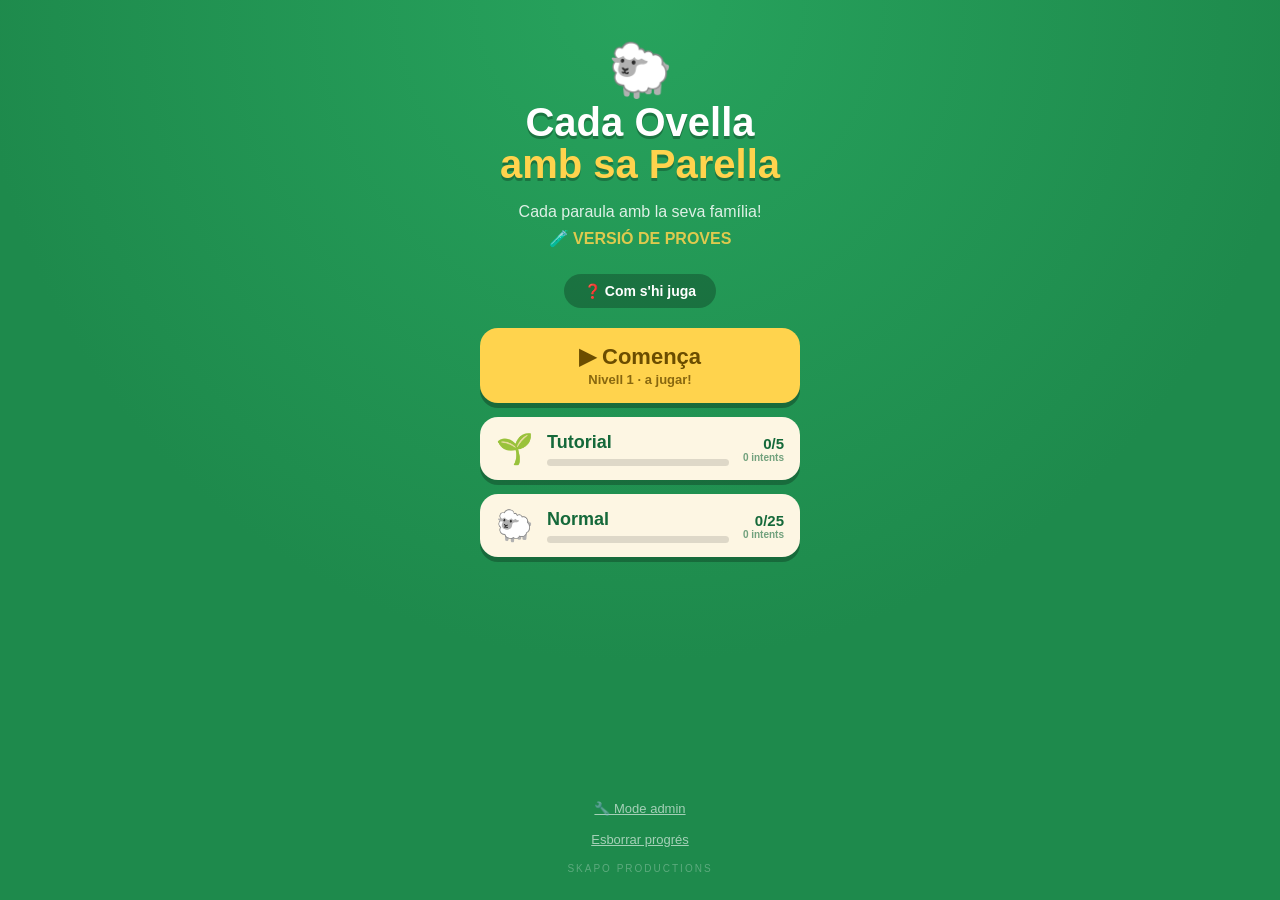
<file: test/index.html>
<!DOCTYPE html>
<html lang="ca">
<head>
  <meta charset="UTF-8">
  <meta name="viewport" content="width=device-width, initial-scale=1.0, maximum-scale=1.0, user-scalable=no">
  <meta name="theme-color" content="#1e8a4c">
  <title>Cada Ovella (TEST)</title>
  <script>window.EDICIO_ID = "test";</script>
  <link rel="manifest" href="manifest.json">
  <link rel="icon" href="icon.png">
  <link rel="apple-touch-icon" href="apple-touch-icon.png">
  <link rel="stylesheet" href="style.css">
</head>
<body>

  <!-- ===== PANTALLA D'INICI ===== -->
  <div id="pantalla-inici" class="pantalla">
    <div class="logo">
      <div class="logo-corona">🐑</div>
      <h1>Cada Ovella<br><span>amb sa Parella</span></h1>
    </div>
    <p class="subtitol">Cada paraula amb la seva família!</p>
    <p class="subtitol" style="color:#ffd34d;font-weight:700;margin-top:-18px">🧪 VERSIÓ DE PROVES</p>
    <button id="btn-instruccions-inici" class="btn-pill">❓ Com s'hi juga</button>
    <div id="menu-blocs"></div>
    <button id="btn-tornar-blocs" class="btn-text amagada">← Blocs</button>
    <div id="graella-nivells" class="amagada"></div>
    <button id="btn-admin" class="btn-text">🔧 Mode admin</button>
    <button id="btn-esborrar-progres" class="btn-text">Esborrar progrés</button>
    <div class="marca-aigua">skapo productions</div>
  </div>

  <!-- ===== PANTALLA DE JOC ===== -->
  <div id="pantalla-joc" class="pantalla amagada">
    <header id="capçalera">
      <button id="btn-inici" class="btn-icona" title="Inici">🏠</button>
      <div id="info-nivell">
        <div id="nom-nivell"></div>
        <div id="comptador-moviments"></div>
      </div>
      <div class="botons-dreta">
        <button id="btn-instruccions-joc" class="btn-icona" title="Com s'hi juga">❓</button>
        <button id="btn-desfer" class="btn-icona" title="Desfer">↩️</button>
        <button id="btn-reiniciar" class="btn-icona" title="Reiniciar">🔄</button>
      </div>
    </header>

    <div id="zona-robar">
      <div id="descart"></div>
      <div id="pila-robar"></div>
    </div>
    <div id="fundacions"></div>
    <div id="tauler"></div>

    <div id="missatge-flotant" class="amagada"></div>

    <div id="multa-widget">
      <div class="mw-block" title="Cost del pròxim error de família">
        <span class="mw-label" id="mw-label"><span class="mw-flama">🔥</span>−1</span>
        <span id="mw-punts"><i></i><i></i><i></i></span>
      </div>
      <button id="btn-multa-info" title="Com funciona la penalització?">i</button>
    </div>

    <div id="comodins-widget">
      <button id="btn-comodins-info" title="Què són els comodins?">i</button>
      <span class="cw-comptador">🔍 <b id="comodins-compte">0</b></span>
    </div>

    <div class="marca-aigua marca-joc">skapo productions</div>
  </div>

  <!-- ===== PANTALLA D'INSTRUCCIONS ===== -->
  <div id="pantalla-instruccions" class="pantalla amagada">
    <header id="capçalera-instruccions">
      <button id="btn-tancar-instruccions" class="btn-icona">←</button>
      <h2>Com s'hi juga</h2>
    </header>
    <div id="cos-instruccions">

      <section class="instr">
        <h3>🎯 L'objectiu</h3>
        <p>Envia <b>totes les cartes</b> a les col·leccions de dalt abans d'esgotar els moviments.</p>
        <div class="infografia">
          <div class="mini-carta"><span>Talp</span></div>
          <div class="mini-carta"><span>Fura</span></div>
          <span class="fletxa">→</span>
          <div class="mini-fundacio"><i>Animals</i><b>🐾</b><u>2/4</u></div>
        </div>
      </section>

      <section class="instr">
        <h3>👑 La carta mestra</h3>
        <p>Només la <b>carta daurada</b> de cada família pot <b>obrir</b> una col·lecció.</p>
        <div class="infografia">
          <div class="mini-carta mini-mestra"><span>Animals</span><em>👑</em></div>
          <span class="fletxa">→</span>
          <div class="mini-slot">👑</div>
          <span class="ok">✓</span>
        </div>
        <div class="infografia">
          <div class="mini-carta"><span>Talp</span></div>
          <span class="fletxa">→</span>
          <div class="mini-slot">👑</div>
          <span class="ko">✗</span>
        </div>
      </section>

      <section class="instr">
        <h3>🃏 Apila per famílies</h3>
        <p>Només pots apilar cartes de la <b>mateixa família</b>... i l'has d'endevinar! Un cop juntes, es mouen <b>en bloc</b>.</p>
        <div class="infografia">
          <div class="mini-pila"><div class="mini-carta"><span>Fura</span></div><div class="mini-carta solapada"><span>Talp</span></div></div>
          <span class="ok">✓</span>
          <span class="separador"></span>
          <div class="mini-pila"><div class="mini-carta"><span>Fura</span></div><div class="mini-carta solapada"><span>Atzur</span></div></div>
          <span class="ko">✗ −1</span>
        </div>
      </section>

      <section class="instr">
        <h3>⛔ La mestra bloqueja</h3>
        <p>Mestra a sobre = columna <b>tancada</b>. El bloc només pot anar a una col·lecció o a una columna buida.</p>
        <div class="infografia">
          <div class="mini-pila"><div class="mini-carta"><span>Talp</span></div><div class="mini-carta mini-mestra solapada"><span>Animals</span><em>👑</em></div></div>
          <span class="fletxa">←</span>
          <div class="mini-carta"><span>Fura</span></div>
          <span class="ko">✗</span>
        </div>
      </section>

      <section class="instr">
        <h3>🂠 La pila de robar</h3>
        <p>Sense jugades? Toca la pila per robar. Quan s'acabi, recicla ♻️ el descart.</p>
      </section>

      <section class="instr">
        <h3>🔍 Els comodins</h3>
        <p>Si no saps de quina família és una carta, <b>mantén-la premuda</b> (click and hold) i et donarà la seva <b>definició</b>. Cada nivell en té uns quants 🔍; gasta'ls bé!</p>
      </section>

      <section class="instr">
        <h3>⚡ Els moviments</h3>
        <p>Tot costa <b>1 moviment</b>: moure, robar i desfer ↩️. Cada error de família resta, i <b>cada 3 errors la multa puja</b>: −1, −1, −1, −2, −2, −2... fins a un màxim de −5. A 0, has perdut!</p>
      </section>

      <section class="instr">
        <h3>🐑 Consells</h3>
        <p>Buida columnes aviat. No obris col·leccions a la babalà: els espais són limitats!</p>
      </section>

    </div>
  </div>

  <!-- ===== MODAL VICTÒRIA / DERROTA ===== -->
  <div id="modal" class="amagada">
    <div id="modal-caixa">
      <div id="modal-emoji"></div>
      <h2 id="modal-titol"></h2>
      <p id="modal-text"></p>
      <div id="modal-botons"></div>
    </div>
  </div>

  <script src="families.js"></script>
  <script src="dibuixos.js"></script>
  <script src="definicions.js"></script>
  <script src="levels.js"></script>
  <script src="game.js"></script>
</body>
</html>
</file>
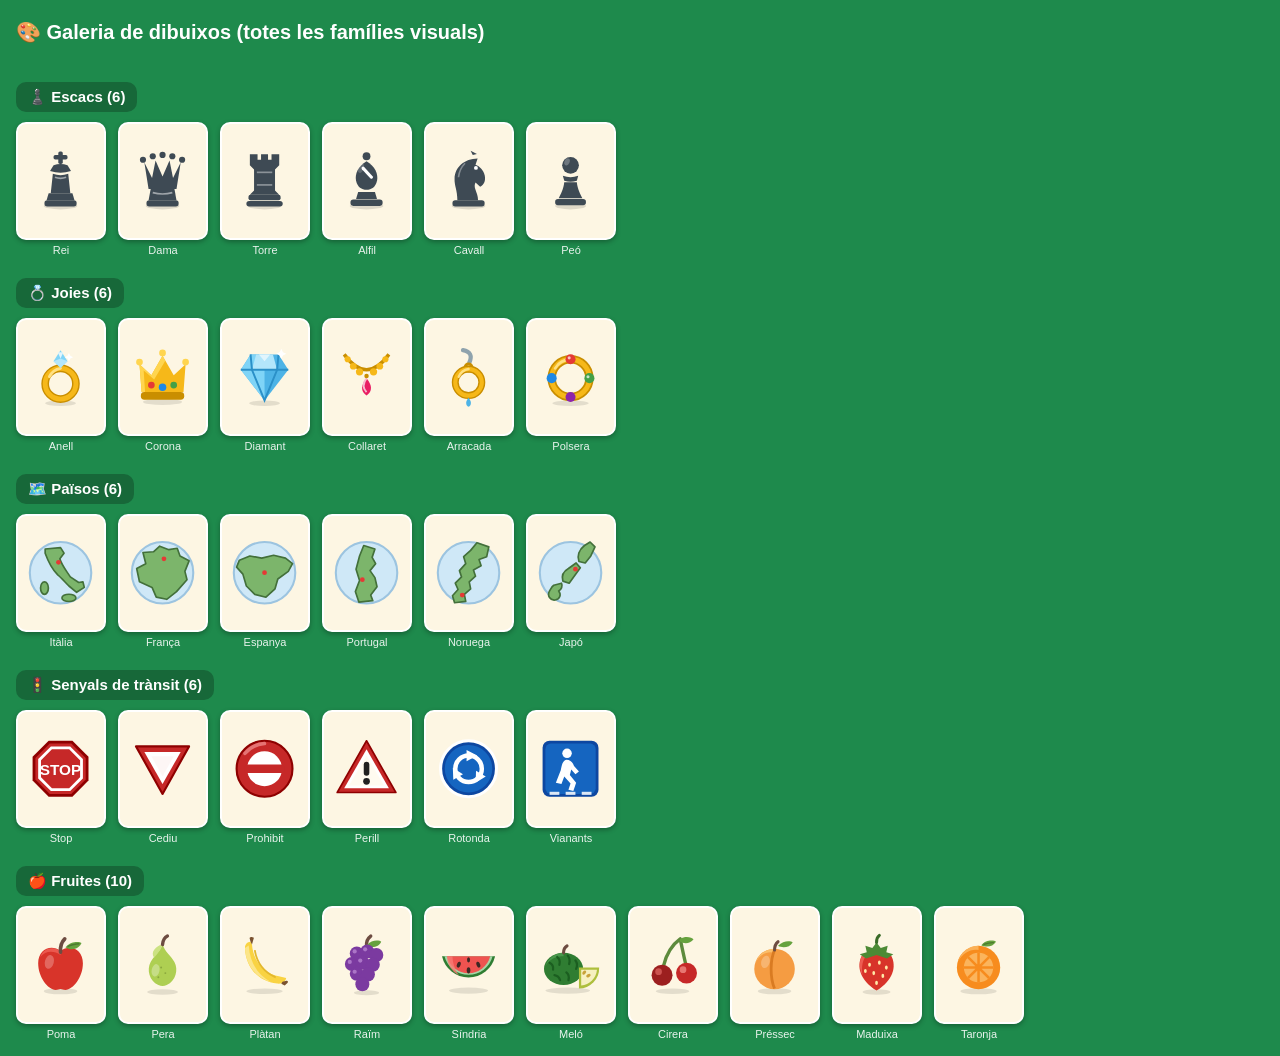
<file: galeria.html>
<!DOCTYPE html>
<html lang="ca">
<head>
  <meta charset="UTF-8">
  <meta name="viewport" content="width=device-width, initial-scale=1.0">
  <title>Galeria de dibuixos — Cada Ovella amb sa Parella</title>
  <style>
    body {
      font-family: -apple-system, "Segoe UI", Roboto, sans-serif;
      background: #1e8a4c;
      color: #fff;
      margin: 0;
      padding: 16px;
    }
    h1 { font-size: 20px; margin: 4px 0 16px; }
    h2 {
      font-size: 15px;
      margin: 22px 0 10px;
      background: rgba(0,0,0,.25);
      padding: 6px 12px;
      border-radius: 10px;
      display: inline-block;
    }
    .graella { display: flex; flex-wrap: wrap; gap: 12px; }
    .fitxa { text-align: center; }
    .cartona {
      width: 86px; height: 114px;
      background: #fdf6e3;
      border: 2px solid #fff;
      border-radius: 10px;
      box-shadow: 0 2px 5px rgba(0,0,0,.3);
      display: flex; align-items: center; justify-content: center;
    }
    .cartona svg { width: 78%; height: 82%; }
    .nom { font-size: 11px; margin-top: 4px; opacity: .9; }
  </style>
</head>
<body>
  <h1>🎨 Galeria de dibuixos (totes les famílies visuals)</h1>
  <div id="contingut"></div>
  <script src="families.js"></script>
  <script src="dibuixos.js"></script>
  <script>
    const cont = document.getElementById("contingut");
    for (const [fid, lib] of Object.entries(DIBUIXOS)) {
      const fam = FAMILIES[fid] || { nom: fid, emoji: "" };
      const h = document.createElement("h2");
      h.textContent = `${fam.emoji} ${fam.nom} (${Object.keys(lib).length})`;
      cont.appendChild(h);
      const g = document.createElement("div");
      g.className = "graella";
      for (const [paraula, svg] of Object.entries(lib)) {
        const f = document.createElement("div");
        f.className = "fitxa";
        f.innerHTML = `<div class="cartona">${svg}</div><div class="nom">${paraula}</div>`;
        g.appendChild(f);
      }
      cont.appendChild(g);
    }
  </script>
</body>
</html>
</file>
<file: style.css>
/* ============================================================
   SOLITARI DE FAMÍLIES — estils
   ============================================================ */

* { margin: 0; padding: 0; box-sizing: border-box; }

:root {
  --verd-fons: #1e8a4c;
  --verd-fosc: #15693a;
  --crema: #fdf6e3;
  --crema-fosc: #efe3c2;
  --blau-carta: #4a90d9;
  --blau-carta-fosc: #2f6cab;
  --groc: #ffd34d;
  --ample-carta: 78px;
  --alt-carta: 104px;
  --solapament: 30px;
}

html, body {
  /* position:fixed evita el scroll, el rebot i el pull-to-refresh als mòbils */
  position: fixed;
  inset: 0;
  width: 100%;
  height: 100%;
  overflow: hidden;
  overscroll-behavior: none;
  font-family: -apple-system, "Segoe UI", Roboto, "Helvetica Neue", Arial, sans-serif;
  background: var(--verd-fons);
  background-image: radial-gradient(circle at 50% 0%, #27a35d 0%, var(--verd-fons) 60%);
  color: #fff;
  -webkit-user-select: none;
  user-select: none;
  -webkit-tap-highlight-color: transparent;
  -webkit-touch-callout: none;
  touch-action: manipulation;
}

.pantalla {
  position: absolute;
  inset: 0;
  display: flex;
  flex-direction: column;
  overflow: hidden;
}

.amagada { display: none !important; }

/* ===== PANTALLA D'INICI ===== */
#pantalla-inici {
  align-items: center;
  padding: 40px 20px 20px;
  overflow-y: auto;
}

.logo { text-align: center; margin-bottom: 8px; }
.logo-corona { font-size: 52px; }
.logo h1 {
  font-size: 40px;
  line-height: 1.05;
  text-shadow: 0 3px 0 rgba(0,0,0,.25);
}
.logo h1 span { color: var(--groc); }
.subtitol { opacity: .85; margin: 10px 0 26px; }

#graella-nivells {
  display: grid;
  grid-template-columns: repeat(5, 56px);
  gap: 10px;
  margin-bottom: 30px;
}

/* ===== MENÚ DE BLOCS (3 botons: Tutorial / Normal / Difícil) ===== */
#menu-blocs {
  display: flex;
  flex-direction: column;
  gap: 14px;
  width: min(320px, 86vw);
  margin-bottom: 24px;
}
/* hero "Continua" */
.btn-continua {
  border: none;
  border-radius: 18px;
  background: var(--groc);
  color: #6b4d00;
  box-shadow: 0 5px 0 rgba(0,0,0,.28);
  cursor: pointer;
  padding: 16px 18px;
  display: flex;
  flex-direction: column;
  align-items: center;
  gap: 2px;
}
.btn-continua:active { transform: translateY(2px); box-shadow: 0 3px 0 rgba(0,0,0,.28); }
.btn-continua .cont-titol { font-size: 22px; font-weight: 800; }
.btn-continua .cont-sub { font-size: 13px; font-weight: 700; opacity: .8; }

/* targetes de bloc */
.btn-bloc {
  border: none;
  border-radius: 18px;
  background: var(--crema);
  color: var(--verd-fosc);
  box-shadow: 0 5px 0 rgba(0,0,0,.25);
  cursor: pointer;
  padding: 14px 16px;
  display: grid;
  grid-template-columns: auto 1fr auto;
  align-items: center;
  gap: 14px;
  text-align: left;
}
.btn-bloc:active { transform: translateY(2px); box-shadow: 0 3px 0 rgba(0,0,0,.25); }
.btn-bloc .bloc-emoji { font-size: 30px; }
.btn-bloc .bloc-info { display: flex; flex-direction: column; gap: 6px; min-width: 0; }
.btn-bloc .bloc-nom { font-size: 18px; font-weight: 800; }
.btn-bloc .bloc-sub { font-size: 11.5px; font-weight: 600; opacity: .65; }
.btn-bloc .bloc-barra {
  height: 7px;
  border-radius: 5px;
  background: rgba(0,0,0,.12);
  overflow: hidden;
}
.btn-bloc .bloc-barra > span {
  display: block;
  height: 100%;
  background: #2eb360;
  border-radius: 5px;
}
.btn-bloc .bloc-prog {
  display: flex;
  flex-direction: column;
  align-items: flex-end;
  font-size: 15px;
  font-weight: 800;
  white-space: nowrap;
}
.btn-bloc .bloc-prog small { font-size: 10px; font-weight: 600; opacity: .6; }
.btn-bloc.complet { outline: 3px solid var(--groc); }
.btn-bloc.complet .bloc-barra > span { background: var(--groc); }
.btn-bloc.infinit { background: linear-gradient(150deg, #ffe9a8, #ffd34d); color: #6b4d00; }
#btn-tornar-blocs { align-self: center; font-size: 15px; margin-bottom: 6px; }

.btn-nivell {
  width: 56px; height: 56px;
  border: none;
  border-radius: 14px;
  background: var(--crema);
  color: var(--verd-fosc);
  font-size: 20px;
  font-weight: 800;
  box-shadow: 0 4px 0 rgba(0,0,0,.25);
  cursor: pointer;
  display: flex;
  flex-direction: column;
  align-items: center;
  justify-content: center;
  gap: 2px;
}
.btn-nivell small { font-size: 10px; font-weight: 600; }
.btn-nivell:active { transform: translateY(2px); box-shadow: 0 2px 0 rgba(0,0,0,.25); }
.btn-nivell.bloquejat {
  background: rgba(255,255,255,.18);
  color: rgba(255,255,255,.55);
  box-shadow: none;
  cursor: default;
}
.btn-nivell.superat { outline: 3px solid var(--groc); }

.btn-text {
  background: none;
  border: none;
  color: rgba(255,255,255,.6);
  text-decoration: underline;
  font-size: 13px;
  cursor: pointer;
  padding: 8px;
}
#btn-admin { margin-top: auto; }
#btn-admin.admin-actiu { color: var(--groc); font-weight: 700; }

/* ===== CAPÇALERA DE JOC ===== */
#capçalera {
  display: flex;
  align-items: center;
  justify-content: space-between;
  padding: 10px 12px 4px;
}

#info-nivell { text-align: center; }
#nom-nivell { font-weight: 700; font-size: 15px; }
#comptador-moviments { font-size: 13px; opacity: .9; }
#comptador-moviments b { color: var(--groc); font-size: 16px; }
#comptador-moviments.alerta b { color: #ff7a6e; }

.btn-icona {
  width: 42px; height: 42px;
  border: none;
  border-radius: 12px;
  background: rgba(0,0,0,.22);
  font-size: 19px;
  cursor: pointer;
  color: #fff;
}
.btn-icona:active { background: rgba(0,0,0,.4); }
.btn-icona:disabled { opacity: .35; }
.botons-dreta { display: flex; gap: 8px; }

/* ===== FUNDACIONS ===== */
#fundacions {
  display: flex;
  justify-content: center;
  gap: 10px;
  /* una mica més d'aire per separar la baralla (a dalt) i les columnes (a sota) */
  padding: 16px 10px 14px;
}

.fundacio {
  width: var(--ample-carta);
  height: var(--alt-carta);
  border-radius: 10px;
  position: relative;
}
.fundacio.buida {
  border: 2px dashed rgba(255,255,255,.5);
  background: rgba(255,255,255,.08);
  display: flex;
  align-items: center;
  justify-content: center;
  font-size: 26px;
  opacity: .8;
}
.fundacio.activa {
  background: var(--crema);
  color: #5a4a2f;
  box-shadow: 0 3px 0 rgba(0,0,0,.25);
  display: flex;
  flex-direction: column;
  align-items: center;
  justify-content: center;
  text-align: center;
  padding: 4px;
}
.fundacio.activa .etiqueta {
  position: absolute;
  top: -9px; left: 50%;
  transform: translateX(-50%);
  background: var(--groc);
  color: #6b4d00;
  font-size: 9px;
  font-weight: 800;
  padding: 2px 7px;
  border-radius: 8px;
  white-space: nowrap;
  max-width: 95%;
  overflow: hidden;
  text-overflow: ellipsis;
}
.fundacio.activa .femoji { font-size: 24px; }
.fundacio.activa .fcompte { font-size: 13px; font-weight: 800; }
.fundacio.activa .fparaula {
  font-size: 9px;
  opacity: .75;
  max-width: 100%;
  overflow: hidden;
  text-overflow: ellipsis;
  white-space: nowrap;
}
.fundacio.completa { animation: pols .45s ease; }

@keyframes pols {
  0% { transform: scale(1); }
  50% { transform: scale(1.18); }
  100% { transform: scale(1); }
}

/* ===== TAULER ===== */
#tauler {
  flex: 1;
  display: flex;
  justify-content: center;
  gap: 8px;
  padding: 12px 8px 6px;
  overflow: hidden;
}

.columna {
  width: var(--ample-carta);
  position: relative;
}
.columna.buida-col {
  border: 2px dashed rgba(255,255,255,.35);
  border-radius: 10px;
  height: var(--alt-carta);
}

/* ===== CARTES ===== */
.carta {
  width: var(--ample-carta);
  height: var(--alt-carta);
  border-radius: 10px;
  position: absolute;
  left: 0;
  display: flex;
  flex-direction: column;
  align-items: center;
  transition: top .18s ease;
}

.carta.tapada {
  background: linear-gradient(160deg, var(--blau-carta), var(--blau-carta-fosc));
  border: 2px solid #fff;
  box-shadow: 0 2px 4px rgba(0,0,0,.25);
}
.carta.tapada::after {
  content: "❖";
  margin: auto;
  color: rgba(255,255,255,.5);
  font-size: 20px;
}

.carta.destapada {
  background: var(--crema);
  color: #4a3b22;
  border: 2px solid #fff;
  box-shadow: 0 2px 5px rgba(0,0,0,.3);
  cursor: grab;
  padding-top: 4px;
  /* CLAU per al mòbil: sense això, el navegador converteix
     l'arrossegament en scroll i cancel·la el gest a mitges */
  touch-action: none;
}
.carta.destapada .paraula {
  font-size: 12px;
  font-weight: 800;
  text-align: center;
  line-height: 1.1;
  padding: 1px 3px;
  max-width: 100%;
  overflow: hidden;
  overflow-wrap: anywhere;
  hyphens: auto;
}
/* cartes amb dibuix (famílies visuals): dibuix gran i centrat */
.carta.destapada .dibuix {
  position: absolute;
  inset: 0;
  display: flex;
  align-items: center;
  justify-content: center;
}
.carta.destapada .dibuix svg {
  width: 78%;
  height: 82%;
}

/* carta mestra: la que obre la col·lecció de la seva família */
.carta.mestra {
  background: linear-gradient(160deg, #ffe084, #f5b73a);
  border: 2px solid #fff;
  color: #5a4100;
}
.carta.mestra .corona {
  margin-top: auto;
  margin-bottom: 6px;
  font-size: 22px;
  filter: drop-shadow(0 1px 1px rgba(0,0,0,.2));
}
/* quantes paraules té la família en aquest nivell */
.carta.mestra .n-mestra {
  position: absolute;
  bottom: 3px;
  right: 4px;
  background: rgba(90,65,0,.85);
  color: #ffe084;
  font-size: 9px;
  font-weight: 800;
  border-radius: 7px;
  padding: 1px 5px;
}

.carta.seleccionada {
  outline: 3px solid var(--groc);
  outline-offset: -1px;
}

.carta.no-no { animation: sacseig .3s ease; }
@keyframes sacseig {
  0%, 100% { transform: translateX(0); }
  25% { transform: translateX(-5px); }
  75% { transform: translateX(5px); }
}

/* fantasma d'arrossegament */
#fantasma {
  position: fixed;
  pointer-events: none;
  z-index: 100;
  filter: drop-shadow(0 6px 10px rgba(0,0,0,.4));
}
#fantasma .carta { position: absolute; transition: none; }

.carta.volant {
  position: fixed;
  z-index: 90;
  transition: all .35s cubic-bezier(.4, 0, .6, 1);
  margin: 0;
}

/* ===== ZONA DE ROBAR (a dalt): descart + pila ===== */
#zona-robar {
  display: flex;
  justify-content: flex-end;
  align-items: center;
  gap: 12px;
  padding: 6px 14px 2px;
  min-height: calc(var(--alt-carta) + 10px);
}

#descart {
  position: relative;
  height: var(--alt-carta);
  width: calc(var(--ample-carta) + 56px);
}
#descart .carta { position: absolute; top: 0; }

#pila-robar {
  width: var(--ample-carta);
  height: var(--alt-carta);
  border-radius: 10px;
  position: relative;
  cursor: pointer;
}
#pila-robar.amb-cartes {
  background: linear-gradient(160deg, var(--blau-carta), var(--blau-carta-fosc));
  border: 2px solid #fff;
  box-shadow: 0 3px 0 rgba(0,0,0,.3);
  display: flex;
  align-items: center;
  justify-content: center;
  font-size: 26px;
}
#pila-robar.amb-cartes:active { transform: translateY(2px); }
#pila-robar.buida-pila {
  border: 2px dashed rgba(255,255,255,.4);
  opacity: .5;
}
#pila-robar .compte-pila {
  position: absolute;
  top: -7px; right: -7px;
  background: var(--groc);
  color: #6b4d00;
  font-size: 11px;
  font-weight: 800;
  border-radius: 10px;
  padding: 2px 7px;
  box-shadow: 0 1px 3px rgba(0,0,0,.3);
}

/* comptador quan es penalitza un moviment */
#comptador-moviments.penalitzat b {
  color: #ff5246;
  animation: pols .45s ease;
  display: inline-block;
}

/* ===== TERMÒMETRE DE RISC (a baix a l'esquerra) ===== */
#multa-widget {
  position: absolute;
  left: 12px;
  bottom: calc(14px + env(safe-area-inset-bottom));
  display: flex;
  align-items: center;
  gap: 8px;
  z-index: 40;
}
/* un sol "bloc negre": flama+número a dalt, tres punts a sota */
#multa-widget .mw-block {
  background: rgba(0,0,0,.28);
  border-radius: 16px;
  padding: 7px 12px 8px;
  display: flex;
  flex-direction: column;
  align-items: center;
  gap: 5px;
}
#mw-punts {
  display: flex;
  gap: 5px;
}
#mw-punts i {
  width: 11px;
  height: 11px;
  border-radius: 50%;
  background: rgba(255,255,255,.25);
  transition: background .25s ease;
}
#multa-widget .mw-label {
  color: #fff;
  font-size: 15px;
  font-weight: 800;
  display: inline-flex;
  align-items: center;
  gap: 3px;
}
#btn-multa-info {
  width: 28px; height: 28px;
  border: none;
  border-radius: 50%;
  background: rgba(0,0,0,.28);
  color: #fff;
  font-size: 15px;
  font-weight: 800;
  font-style: italic;
  font-family: Georgia, "Times New Roman", serif;
  cursor: pointer;
}
#btn-multa-info:active { background: rgba(0,0,0,.45); }
#multa-widget .mw-flama {
  display: inline-block;
  line-height: 1;
  transition: font-size .3s ease;
  filter: drop-shadow(0 0 4px rgba(255,90,0,.5));
}
#multa-widget.max .mw-flama { animation: polsMulta 1s ease-in-out infinite; }
@keyframes polsMulta { 50% { opacity: .55; } }

/* ===== WIDGET DE COMODINS (a baix a la dreta) ===== */
#comodins-widget {
  position: absolute;
  right: 12px;
  bottom: calc(14px + env(safe-area-inset-bottom));
  display: flex;
  align-items: center;
  gap: 8px;
  z-index: 40;
}
#comodins-widget .cw-comptador {
  background: rgba(0,0,0,.28);
  color: #fff;
  font-size: 16px;
  font-weight: 800;
  padding: 6px 12px;
  border-radius: 14px;
}
#comodins-widget .cw-comptador b { color: var(--groc); }
#btn-comodins-info {
  width: 28px; height: 28px;
  border: none;
  border-radius: 50%;
  background: rgba(0,0,0,.28);
  color: #fff;
  font-size: 15px;
  font-weight: 800;
  font-style: italic;
  font-family: Georgia, "Times New Roman", serif;
  cursor: pointer;
}
#btn-comodins-info:active { background: rgba(0,0,0,.45); }

/* ===== MISSATGE FLOTANT ===== */
#missatge-flotant {
  position: absolute;
  bottom: 60px;
  left: 50%;
  transform: translateX(-50%);
  background: rgba(0,0,0,.75);
  padding: 10px 18px;
  border-radius: 12px;
  font-size: 13px;
  max-width: 85%;
  text-align: center;
  z-index: 50;
  animation: apareix .2s ease;
}
@keyframes apareix {
  from { opacity: 0; transform: translateX(-50%) translateY(8px); }
  to   { opacity: 1; transform: translateX(-50%) translateY(0); }
}

/* ===== PANTALLA D'INSTRUCCIONS ===== */
#capçalera-instruccions {
  display: flex;
  align-items: center;
  gap: 12px;
  padding: 12px 14px 8px;
}
#capçalera-instruccions h2 { font-size: 20px; text-shadow: 0 2px 0 rgba(0,0,0,.2); }

#cos-instruccions {
  flex: 1;
  overflow-y: auto;
  padding: 4px 14px calc(20px + env(safe-area-inset-bottom));
}

.instr {
  background: var(--crema);
  color: #4a3b22;
  border-radius: 16px;
  padding: 14px 16px;
  margin-bottom: 12px;
  box-shadow: 0 3px 0 rgba(0,0,0,.2);
}
.instr h3 { font-size: 16px; margin-bottom: 6px; }
.instr p { font-size: 13.5px; line-height: 1.45; }
.instr b { color: #1e8a4c; }

.infografia {
  display: flex;
  align-items: center;
  justify-content: center;
  gap: 10px;
  margin-top: 12px;
  flex-wrap: wrap;
}

.mini-carta {
  width: 48px; height: 62px;
  background: #fffdf4;
  border: 2px solid #e3d9bd;
  border-radius: 8px;
  box-shadow: 0 2px 3px rgba(0,0,0,.15);
  display: flex;
  flex-direction: column;
  align-items: center;
  padding-top: 4px;
  position: relative;
}
.mini-carta span {
  font-size: 8.5px;
  font-weight: 800;
  text-align: center;
  line-height: 1.1;
  padding: 0 2px;
}
.mini-carta em { font-style: normal; font-size: 16px; margin-top: auto; margin-bottom: 4px; }
.mini-carta.mini-mestra {
  background: linear-gradient(160deg, #ffe084, #f5b73a);
  border-color: #e0a72e;
  color: #5a4100;
}

.mini-pila { position: relative; width: 48px; height: 84px; }
.mini-pila .mini-carta { position: absolute; top: 0; }
.mini-pila .mini-carta.solapada { top: 22px; }

.mini-slot {
  width: 48px; height: 62px;
  border: 2px dashed #b9ce9f;
  border-radius: 8px;
  background: rgba(30,138,76,.08);
  display: flex;
  align-items: center;
  justify-content: center;
  font-size: 18px;
  opacity: .9;
}

.mini-fundacio {
  width: 52px; height: 62px;
  background: #fffdf4;
  border: 2px solid #e3d9bd;
  border-radius: 8px;
  display: flex;
  flex-direction: column;
  align-items: center;
  justify-content: center;
  box-shadow: 0 2px 3px rgba(0,0,0,.15);
}
.mini-fundacio i { font-style: normal; font-size: 7.5px; font-weight: 800; background: var(--groc); border-radius: 6px; padding: 1px 5px; margin-bottom: 2px; }
.mini-fundacio b { font-size: 16px; }
.mini-fundacio u { text-decoration: none; font-size: 10px; font-weight: 800; }

.fletxa { font-size: 22px; font-weight: 800; opacity: .65; color: #4a3b22; }
.instr .ok { color: #2eb360; font-size: 22px; font-weight: 800; }
.instr .ko { color: #c62828; font-size: 18px; font-weight: 800; }
.separador { width: 14px; }

/* firma discreta */
.marca-aigua {
  font-size: 10px;
  letter-spacing: 2px;
  text-transform: uppercase;
  color: rgba(255,255,255,.28);
  text-align: center;
  padding: 8px 0 calc(6px + env(safe-area-inset-bottom));
  pointer-events: none;
  user-select: none;
}
.marca-joc {
  position: absolute;
  bottom: 0;
  left: 0;
  right: 0;
  z-index: 1;
}

.btn-pill {
  border: none;
  border-radius: 20px;
  background: rgba(0,0,0,.25);
  color: #fff;
  font-size: 14px;
  font-weight: 700;
  padding: 9px 20px;
  margin-bottom: 20px;
  cursor: pointer;
}
.btn-pill:active { background: rgba(0,0,0,.4); }

/* ===== MODAL ===== */
#modal {
  position: fixed;
  inset: 0;
  background: rgba(0,0,0,.55);
  display: flex;
  align-items: center;
  justify-content: center;
  z-index: 200;
}
#modal-caixa {
  background: var(--crema);
  color: #4a3b22;
  border-radius: 22px;
  padding: 30px 26px;
  text-align: center;
  width: min(320px, 86vw);
  box-shadow: 0 10px 30px rgba(0,0,0,.4);
  animation: entraModal .3s cubic-bezier(.3, 1.4, .6, 1);
}
@keyframes entraModal {
  from { transform: scale(.7); opacity: 0; }
  to   { transform: scale(1); opacity: 1; }
}
#modal-emoji { font-size: 56px; }
#modal-caixa h2 { margin: 8px 0 6px; font-size: 24px; }
#modal-caixa p { font-size: 14px; opacity: .8; margin-bottom: 20px; }
#modal-botons { display: flex; flex-direction: column; gap: 10px; }

.btn-modal {
  border: none;
  border-radius: 14px;
  padding: 13px;
  font-size: 16px;
  font-weight: 800;
  cursor: pointer;
  box-shadow: 0 3px 0 rgba(0,0,0,.2);
}
.btn-modal:active { transform: translateY(2px); box-shadow: 0 1px 0 rgba(0,0,0,.2); }
.btn-modal.primari { background: #2eb360; color: #fff; }
.btn-modal.secundari { background: var(--crema-fosc); color: #6b5a39; }

/* ===== RESPONSIU ===== */
@media (max-width: 430px) {
  :root { --solapament: 28px; }
}
</file>
<file: test/style.css>
/* ============================================================
   SOLITARI DE FAMÍLIES — estils
   ============================================================ */

* { margin: 0; padding: 0; box-sizing: border-box; }

:root {
  --verd-fons: #1e8a4c;
  --verd-fosc: #15693a;
  --crema: #fdf6e3;
  --crema-fosc: #efe3c2;
  --blau-carta: #4a90d9;
  --blau-carta-fosc: #2f6cab;
  --groc: #ffd34d;
  --ample-carta: 78px;
  --alt-carta: 104px;
  --solapament: 30px;
}

html, body {
  /* position:fixed evita el scroll, el rebot i el pull-to-refresh als mòbils */
  position: fixed;
  inset: 0;
  width: 100%;
  height: 100%;
  overflow: hidden;
  overscroll-behavior: none;
  font-family: -apple-system, "Segoe UI", Roboto, "Helvetica Neue", Arial, sans-serif;
  background: var(--verd-fons);
  background-image: radial-gradient(circle at 50% 0%, #27a35d 0%, var(--verd-fons) 60%);
  color: #fff;
  -webkit-user-select: none;
  user-select: none;
  -webkit-tap-highlight-color: transparent;
  -webkit-touch-callout: none;
  touch-action: manipulation;
}

.pantalla {
  position: absolute;
  inset: 0;
  display: flex;
  flex-direction: column;
  overflow: hidden;
}

.amagada { display: none !important; }

/* ===== PANTALLA D'INICI ===== */
#pantalla-inici {
  align-items: center;
  padding: 40px 20px 20px;
  overflow-y: auto;
}

.logo { text-align: center; margin-bottom: 8px; }
.logo-corona { font-size: 52px; }
.logo h1 {
  font-size: 40px;
  line-height: 1.05;
  text-shadow: 0 3px 0 rgba(0,0,0,.25);
}
.logo h1 span { color: var(--groc); }
.subtitol { opacity: .85; margin: 10px 0 26px; }

#graella-nivells {
  display: grid;
  grid-template-columns: repeat(5, 56px);
  gap: 10px;
  margin-bottom: 30px;
}

/* ===== MENÚ DE BLOCS (3 botons: Tutorial / Normal / Difícil) ===== */
#menu-blocs {
  display: flex;
  flex-direction: column;
  gap: 14px;
  width: min(320px, 86vw);
  margin-bottom: 24px;
}
/* hero "Continua" */
.btn-continua {
  border: none;
  border-radius: 18px;
  background: var(--groc);
  color: #6b4d00;
  box-shadow: 0 5px 0 rgba(0,0,0,.28);
  cursor: pointer;
  padding: 16px 18px;
  display: flex;
  flex-direction: column;
  align-items: center;
  gap: 2px;
}
.btn-continua:active { transform: translateY(2px); box-shadow: 0 3px 0 rgba(0,0,0,.28); }
.btn-continua .cont-titol { font-size: 22px; font-weight: 800; }
.btn-continua .cont-sub { font-size: 13px; font-weight: 700; opacity: .8; }

/* targetes de bloc */
.btn-bloc {
  border: none;
  border-radius: 18px;
  background: var(--crema);
  color: var(--verd-fosc);
  box-shadow: 0 5px 0 rgba(0,0,0,.25);
  cursor: pointer;
  padding: 14px 16px;
  display: grid;
  grid-template-columns: auto 1fr auto;
  align-items: center;
  gap: 14px;
  text-align: left;
}
.btn-bloc:active { transform: translateY(2px); box-shadow: 0 3px 0 rgba(0,0,0,.25); }
.btn-bloc .bloc-emoji { font-size: 30px; }
.btn-bloc .bloc-info { display: flex; flex-direction: column; gap: 6px; min-width: 0; }
.btn-bloc .bloc-nom { font-size: 18px; font-weight: 800; }
.btn-bloc .bloc-sub { font-size: 11.5px; font-weight: 600; opacity: .65; }
.btn-bloc .bloc-barra {
  height: 7px;
  border-radius: 5px;
  background: rgba(0,0,0,.12);
  overflow: hidden;
}
.btn-bloc .bloc-barra > span {
  display: block;
  height: 100%;
  background: #2eb360;
  border-radius: 5px;
}
.btn-bloc .bloc-prog {
  display: flex;
  flex-direction: column;
  align-items: flex-end;
  font-size: 15px;
  font-weight: 800;
  white-space: nowrap;
}
.btn-bloc .bloc-prog small { font-size: 10px; font-weight: 600; opacity: .6; }
.btn-bloc.complet { outline: 3px solid var(--groc); }
.btn-bloc.complet .bloc-barra > span { background: var(--groc); }
.btn-bloc.infinit { background: linear-gradient(150deg, #ffe9a8, #ffd34d); color: #6b4d00; }
#btn-tornar-blocs { align-self: center; font-size: 15px; margin-bottom: 6px; }

.btn-nivell {
  width: 56px; height: 56px;
  border: none;
  border-radius: 14px;
  background: var(--crema);
  color: var(--verd-fosc);
  font-size: 20px;
  font-weight: 800;
  box-shadow: 0 4px 0 rgba(0,0,0,.25);
  cursor: pointer;
  display: flex;
  flex-direction: column;
  align-items: center;
  justify-content: center;
  gap: 2px;
}
.btn-nivell small { font-size: 10px; font-weight: 600; }
.btn-nivell:active { transform: translateY(2px); box-shadow: 0 2px 0 rgba(0,0,0,.25); }
.btn-nivell.bloquejat {
  background: rgba(255,255,255,.18);
  color: rgba(255,255,255,.55);
  box-shadow: none;
  cursor: default;
}
.btn-nivell.superat { outline: 3px solid var(--groc); }

.btn-text {
  background: none;
  border: none;
  color: rgba(255,255,255,.6);
  text-decoration: underline;
  font-size: 13px;
  cursor: pointer;
  padding: 8px;
}
#btn-admin { margin-top: auto; }
#btn-admin.admin-actiu { color: var(--groc); font-weight: 700; }

/* ===== CAPÇALERA DE JOC ===== */
#capçalera {
  display: flex;
  align-items: center;
  justify-content: space-between;
  padding: 10px 12px 4px;
}

#info-nivell { text-align: center; }
#nom-nivell { font-weight: 700; font-size: 15px; }
#comptador-moviments { font-size: 13px; opacity: .9; }
#comptador-moviments b { color: var(--groc); font-size: 16px; }
#comptador-moviments.alerta b { color: #ff7a6e; }

.btn-icona {
  width: 42px; height: 42px;
  border: none;
  border-radius: 12px;
  background: rgba(0,0,0,.22);
  font-size: 19px;
  cursor: pointer;
  color: #fff;
}
.btn-icona:active { background: rgba(0,0,0,.4); }
.btn-icona:disabled { opacity: .35; }
.botons-dreta { display: flex; gap: 8px; }

/* ===== FUNDACIONS ===== */
#fundacions {
  display: flex;
  justify-content: center;
  gap: 10px;
  /* una mica més d'aire per separar la baralla (a dalt) i les columnes (a sota) */
  padding: 16px 10px 14px;
}

.fundacio {
  width: var(--ample-carta);
  height: var(--alt-carta);
  border-radius: 10px;
  position: relative;
}
.fundacio.buida {
  border: 2px dashed rgba(255,255,255,.5);
  background: rgba(255,255,255,.08);
  display: flex;
  align-items: center;
  justify-content: center;
  font-size: 26px;
  opacity: .8;
}
.fundacio.activa {
  background: var(--crema);
  color: #5a4a2f;
  box-shadow: 0 3px 0 rgba(0,0,0,.25);
  display: flex;
  flex-direction: column;
  align-items: center;
  justify-content: center;
  text-align: center;
  padding: 4px;
}
.fundacio.activa .etiqueta {
  position: absolute;
  top: -9px; left: 50%;
  transform: translateX(-50%);
  background: var(--groc);
  color: #6b4d00;
  font-size: 9px;
  font-weight: 800;
  padding: 2px 7px;
  border-radius: 8px;
  white-space: nowrap;
  max-width: 95%;
  overflow: hidden;
  text-overflow: ellipsis;
}
.fundacio.activa .femoji { font-size: 24px; }
.fundacio.activa .fcompte { font-size: 13px; font-weight: 800; }
.fundacio.activa .fparaula {
  font-size: 9px;
  opacity: .75;
  max-width: 100%;
  overflow: hidden;
  text-overflow: ellipsis;
  white-space: nowrap;
}
.fundacio.completa { animation: pols .45s ease; }

@keyframes pols {
  0% { transform: scale(1); }
  50% { transform: scale(1.18); }
  100% { transform: scale(1); }
}

/* ===== TAULER ===== */
#tauler {
  flex: 1;
  display: flex;
  justify-content: center;
  gap: 8px;
  padding: 12px 8px 6px;
  overflow: hidden;
}

.columna {
  width: var(--ample-carta);
  position: relative;
}
.columna.buida-col {
  border: 2px dashed rgba(255,255,255,.35);
  border-radius: 10px;
  height: var(--alt-carta);
}

/* ===== CARTES ===== */
.carta {
  width: var(--ample-carta);
  height: var(--alt-carta);
  border-radius: 10px;
  position: absolute;
  left: 0;
  display: flex;
  flex-direction: column;
  align-items: center;
  transition: top .18s ease;
}

.carta.tapada {
  background: linear-gradient(160deg, var(--blau-carta), var(--blau-carta-fosc));
  border: 2px solid #fff;
  box-shadow: 0 2px 4px rgba(0,0,0,.25);
}
.carta.tapada::after {
  content: "❖";
  margin: auto;
  color: rgba(255,255,255,.5);
  font-size: 20px;
}

.carta.destapada {
  background: var(--crema);
  color: #4a3b22;
  border: 2px solid #fff;
  box-shadow: 0 2px 5px rgba(0,0,0,.3);
  cursor: grab;
  padding-top: 4px;
  /* CLAU per al mòbil: sense això, el navegador converteix
     l'arrossegament en scroll i cancel·la el gest a mitges */
  touch-action: none;
}
.carta.destapada .paraula {
  font-size: 12px;
  font-weight: 800;
  text-align: center;
  line-height: 1.1;
  padding: 1px 3px;
  max-width: 100%;
  overflow: hidden;
  overflow-wrap: anywhere;
  hyphens: auto;
}
/* cartes amb dibuix (famílies visuals): dibuix gran i centrat */
.carta.destapada .dibuix {
  position: absolute;
  inset: 0;
  display: flex;
  align-items: center;
  justify-content: center;
}
.carta.destapada .dibuix svg {
  width: 78%;
  height: 82%;
}

/* carta mestra: la que obre la col·lecció de la seva família */
.carta.mestra {
  background: linear-gradient(160deg, #ffe084, #f5b73a);
  border: 2px solid #fff;
  color: #5a4100;
}
.carta.mestra .corona {
  margin-top: auto;
  margin-bottom: 6px;
  font-size: 22px;
  filter: drop-shadow(0 1px 1px rgba(0,0,0,.2));
}
/* quantes paraules té la família en aquest nivell */
.carta.mestra .n-mestra {
  position: absolute;
  bottom: 3px;
  right: 4px;
  background: rgba(90,65,0,.85);
  color: #ffe084;
  font-size: 9px;
  font-weight: 800;
  border-radius: 7px;
  padding: 1px 5px;
}

.carta.seleccionada {
  outline: 3px solid var(--groc);
  outline-offset: -1px;
}

.carta.no-no { animation: sacseig .3s ease; }
@keyframes sacseig {
  0%, 100% { transform: translateX(0); }
  25% { transform: translateX(-5px); }
  75% { transform: translateX(5px); }
}

/* fantasma d'arrossegament */
#fantasma {
  position: fixed;
  pointer-events: none;
  z-index: 100;
  filter: drop-shadow(0 6px 10px rgba(0,0,0,.4));
}
#fantasma .carta { position: absolute; transition: none; }

.carta.volant {
  position: fixed;
  z-index: 90;
  transition: all .35s cubic-bezier(.4, 0, .6, 1);
  margin: 0;
}

/* ===== ZONA DE ROBAR (a dalt): descart + pila ===== */
#zona-robar {
  display: flex;
  justify-content: flex-end;
  align-items: center;
  gap: 12px;
  padding: 6px 14px 2px;
  min-height: calc(var(--alt-carta) + 10px);
}

#descart {
  position: relative;
  height: var(--alt-carta);
  width: calc(var(--ample-carta) + 56px);
}
#descart .carta { position: absolute; top: 0; }

#pila-robar {
  width: var(--ample-carta);
  height: var(--alt-carta);
  border-radius: 10px;
  position: relative;
  cursor: pointer;
}
#pila-robar.amb-cartes {
  background: linear-gradient(160deg, var(--blau-carta), var(--blau-carta-fosc));
  border: 2px solid #fff;
  box-shadow: 0 3px 0 rgba(0,0,0,.3);
  display: flex;
  align-items: center;
  justify-content: center;
  font-size: 26px;
}
#pila-robar.amb-cartes:active { transform: translateY(2px); }
#pila-robar.buida-pila {
  border: 2px dashed rgba(255,255,255,.4);
  opacity: .5;
}
#pila-robar .compte-pila {
  position: absolute;
  top: -7px; right: -7px;
  background: var(--groc);
  color: #6b4d00;
  font-size: 11px;
  font-weight: 800;
  border-radius: 10px;
  padding: 2px 7px;
  box-shadow: 0 1px 3px rgba(0,0,0,.3);
}

/* comptador quan es penalitza un moviment */
#comptador-moviments.penalitzat b {
  color: #ff5246;
  animation: pols .45s ease;
  display: inline-block;
}

/* ===== TERMÒMETRE DE RISC (a baix a l'esquerra) ===== */
#multa-widget {
  position: absolute;
  left: 12px;
  bottom: calc(14px + env(safe-area-inset-bottom));
  display: flex;
  align-items: center;
  gap: 8px;
  z-index: 40;
}
/* un sol "bloc negre": flama+número a dalt, tres punts a sota */
#multa-widget .mw-block {
  background: rgba(0,0,0,.28);
  border-radius: 16px;
  padding: 7px 12px 8px;
  display: flex;
  flex-direction: column;
  align-items: center;
  gap: 5px;
}
#mw-punts {
  display: flex;
  gap: 5px;
}
#mw-punts i {
  width: 11px;
  height: 11px;
  border-radius: 50%;
  background: rgba(255,255,255,.25);
  transition: background .25s ease;
}
#multa-widget .mw-label {
  color: #fff;
  font-size: 15px;
  font-weight: 800;
  display: inline-flex;
  align-items: center;
  gap: 3px;
}
#btn-multa-info {
  width: 28px; height: 28px;
  border: none;
  border-radius: 50%;
  background: rgba(0,0,0,.28);
  color: #fff;
  font-size: 15px;
  font-weight: 800;
  font-style: italic;
  font-family: Georgia, "Times New Roman", serif;
  cursor: pointer;
}
#btn-multa-info:active { background: rgba(0,0,0,.45); }
#multa-widget .mw-flama {
  display: inline-block;
  line-height: 1;
  transition: font-size .3s ease;
  filter: drop-shadow(0 0 4px rgba(255,90,0,.5));
}
#multa-widget.max .mw-flama { animation: polsMulta 1s ease-in-out infinite; }
@keyframes polsMulta { 50% { opacity: .55; } }

/* ===== WIDGET DE COMODINS (a baix a la dreta) ===== */
#comodins-widget {
  position: absolute;
  right: 12px;
  bottom: calc(14px + env(safe-area-inset-bottom));
  display: flex;
  align-items: center;
  gap: 8px;
  z-index: 40;
}
#comodins-widget .cw-comptador {
  background: rgba(0,0,0,.28);
  color: #fff;
  font-size: 16px;
  font-weight: 800;
  padding: 6px 12px;
  border-radius: 14px;
}
#comodins-widget .cw-comptador b { color: var(--groc); }
#btn-comodins-info {
  width: 28px; height: 28px;
  border: none;
  border-radius: 50%;
  background: rgba(0,0,0,.28);
  color: #fff;
  font-size: 15px;
  font-weight: 800;
  font-style: italic;
  font-family: Georgia, "Times New Roman", serif;
  cursor: pointer;
}
#btn-comodins-info:active { background: rgba(0,0,0,.45); }

/* ===== MISSATGE FLOTANT ===== */
#missatge-flotant {
  position: absolute;
  bottom: 60px;
  left: 50%;
  transform: translateX(-50%);
  background: rgba(0,0,0,.75);
  padding: 10px 18px;
  border-radius: 12px;
  font-size: 13px;
  max-width: 85%;
  text-align: center;
  z-index: 50;
  animation: apareix .2s ease;
}
@keyframes apareix {
  from { opacity: 0; transform: translateX(-50%) translateY(8px); }
  to   { opacity: 1; transform: translateX(-50%) translateY(0); }
}

/* ===== PANTALLA D'INSTRUCCIONS ===== */
#capçalera-instruccions {
  display: flex;
  align-items: center;
  gap: 12px;
  padding: 12px 14px 8px;
}
#capçalera-instruccions h2 { font-size: 20px; text-shadow: 0 2px 0 rgba(0,0,0,.2); }

#cos-instruccions {
  flex: 1;
  overflow-y: auto;
  padding: 4px 14px calc(20px + env(safe-area-inset-bottom));
}

.instr {
  background: var(--crema);
  color: #4a3b22;
  border-radius: 16px;
  padding: 14px 16px;
  margin-bottom: 12px;
  box-shadow: 0 3px 0 rgba(0,0,0,.2);
}
.instr h3 { font-size: 16px; margin-bottom: 6px; }
.instr p { font-size: 13.5px; line-height: 1.45; }
.instr b { color: #1e8a4c; }

.infografia {
  display: flex;
  align-items: center;
  justify-content: center;
  gap: 10px;
  margin-top: 12px;
  flex-wrap: wrap;
}

.mini-carta {
  width: 48px; height: 62px;
  background: #fffdf4;
  border: 2px solid #e3d9bd;
  border-radius: 8px;
  box-shadow: 0 2px 3px rgba(0,0,0,.15);
  display: flex;
  flex-direction: column;
  align-items: center;
  padding-top: 4px;
  position: relative;
}
.mini-carta span {
  font-size: 8.5px;
  font-weight: 800;
  text-align: center;
  line-height: 1.1;
  padding: 0 2px;
}
.mini-carta em { font-style: normal; font-size: 16px; margin-top: auto; margin-bottom: 4px; }
.mini-carta.mini-mestra {
  background: linear-gradient(160deg, #ffe084, #f5b73a);
  border-color: #e0a72e;
  color: #5a4100;
}

.mini-pila { position: relative; width: 48px; height: 84px; }
.mini-pila .mini-carta { position: absolute; top: 0; }
.mini-pila .mini-carta.solapada { top: 22px; }

.mini-slot {
  width: 48px; height: 62px;
  border: 2px dashed #b9ce9f;
  border-radius: 8px;
  background: rgba(30,138,76,.08);
  display: flex;
  align-items: center;
  justify-content: center;
  font-size: 18px;
  opacity: .9;
}

.mini-fundacio {
  width: 52px; height: 62px;
  background: #fffdf4;
  border: 2px solid #e3d9bd;
  border-radius: 8px;
  display: flex;
  flex-direction: column;
  align-items: center;
  justify-content: center;
  box-shadow: 0 2px 3px rgba(0,0,0,.15);
}
.mini-fundacio i { font-style: normal; font-size: 7.5px; font-weight: 800; background: var(--groc); border-radius: 6px; padding: 1px 5px; margin-bottom: 2px; }
.mini-fundacio b { font-size: 16px; }
.mini-fundacio u { text-decoration: none; font-size: 10px; font-weight: 800; }

.fletxa { font-size: 22px; font-weight: 800; opacity: .65; color: #4a3b22; }
.instr .ok { color: #2eb360; font-size: 22px; font-weight: 800; }
.instr .ko { color: #c62828; font-size: 18px; font-weight: 800; }
.separador { width: 14px; }

/* firma discreta */
.marca-aigua {
  font-size: 10px;
  letter-spacing: 2px;
  text-transform: uppercase;
  color: rgba(255,255,255,.28);
  text-align: center;
  padding: 8px 0 calc(6px + env(safe-area-inset-bottom));
  pointer-events: none;
  user-select: none;
}
.marca-joc {
  position: absolute;
  bottom: 0;
  left: 0;
  right: 0;
  z-index: 1;
}

.btn-pill {
  border: none;
  border-radius: 20px;
  background: rgba(0,0,0,.25);
  color: #fff;
  font-size: 14px;
  font-weight: 700;
  padding: 9px 20px;
  margin-bottom: 20px;
  cursor: pointer;
}
.btn-pill:active { background: rgba(0,0,0,.4); }

/* ===== MODAL ===== */
#modal {
  position: fixed;
  inset: 0;
  background: rgba(0,0,0,.55);
  display: flex;
  align-items: center;
  justify-content: center;
  z-index: 200;
}
#modal-caixa {
  background: var(--crema);
  color: #4a3b22;
  border-radius: 22px;
  padding: 30px 26px;
  text-align: center;
  width: min(320px, 86vw);
  box-shadow: 0 10px 30px rgba(0,0,0,.4);
  animation: entraModal .3s cubic-bezier(.3, 1.4, .6, 1);
}
@keyframes entraModal {
  from { transform: scale(.7); opacity: 0; }
  to   { transform: scale(1); opacity: 1; }
}
#modal-emoji { font-size: 56px; }
#modal-caixa h2 { margin: 8px 0 6px; font-size: 24px; }
#modal-caixa p { font-size: 14px; opacity: .8; margin-bottom: 20px; }
#modal-botons { display: flex; flex-direction: column; gap: 10px; }

.btn-modal {
  border: none;
  border-radius: 14px;
  padding: 13px;
  font-size: 16px;
  font-weight: 800;
  cursor: pointer;
  box-shadow: 0 3px 0 rgba(0,0,0,.2);
}
.btn-modal:active { transform: translateY(2px); box-shadow: 0 1px 0 rgba(0,0,0,.2); }
.btn-modal.primari { background: #2eb360; color: #fff; }
.btn-modal.secundari { background: var(--crema-fosc); color: #6b5a39; }

/* ===== RESPONSIU ===== */
@media (max-width: 430px) {
  :root { --solapament: 28px; }
}
</file>
